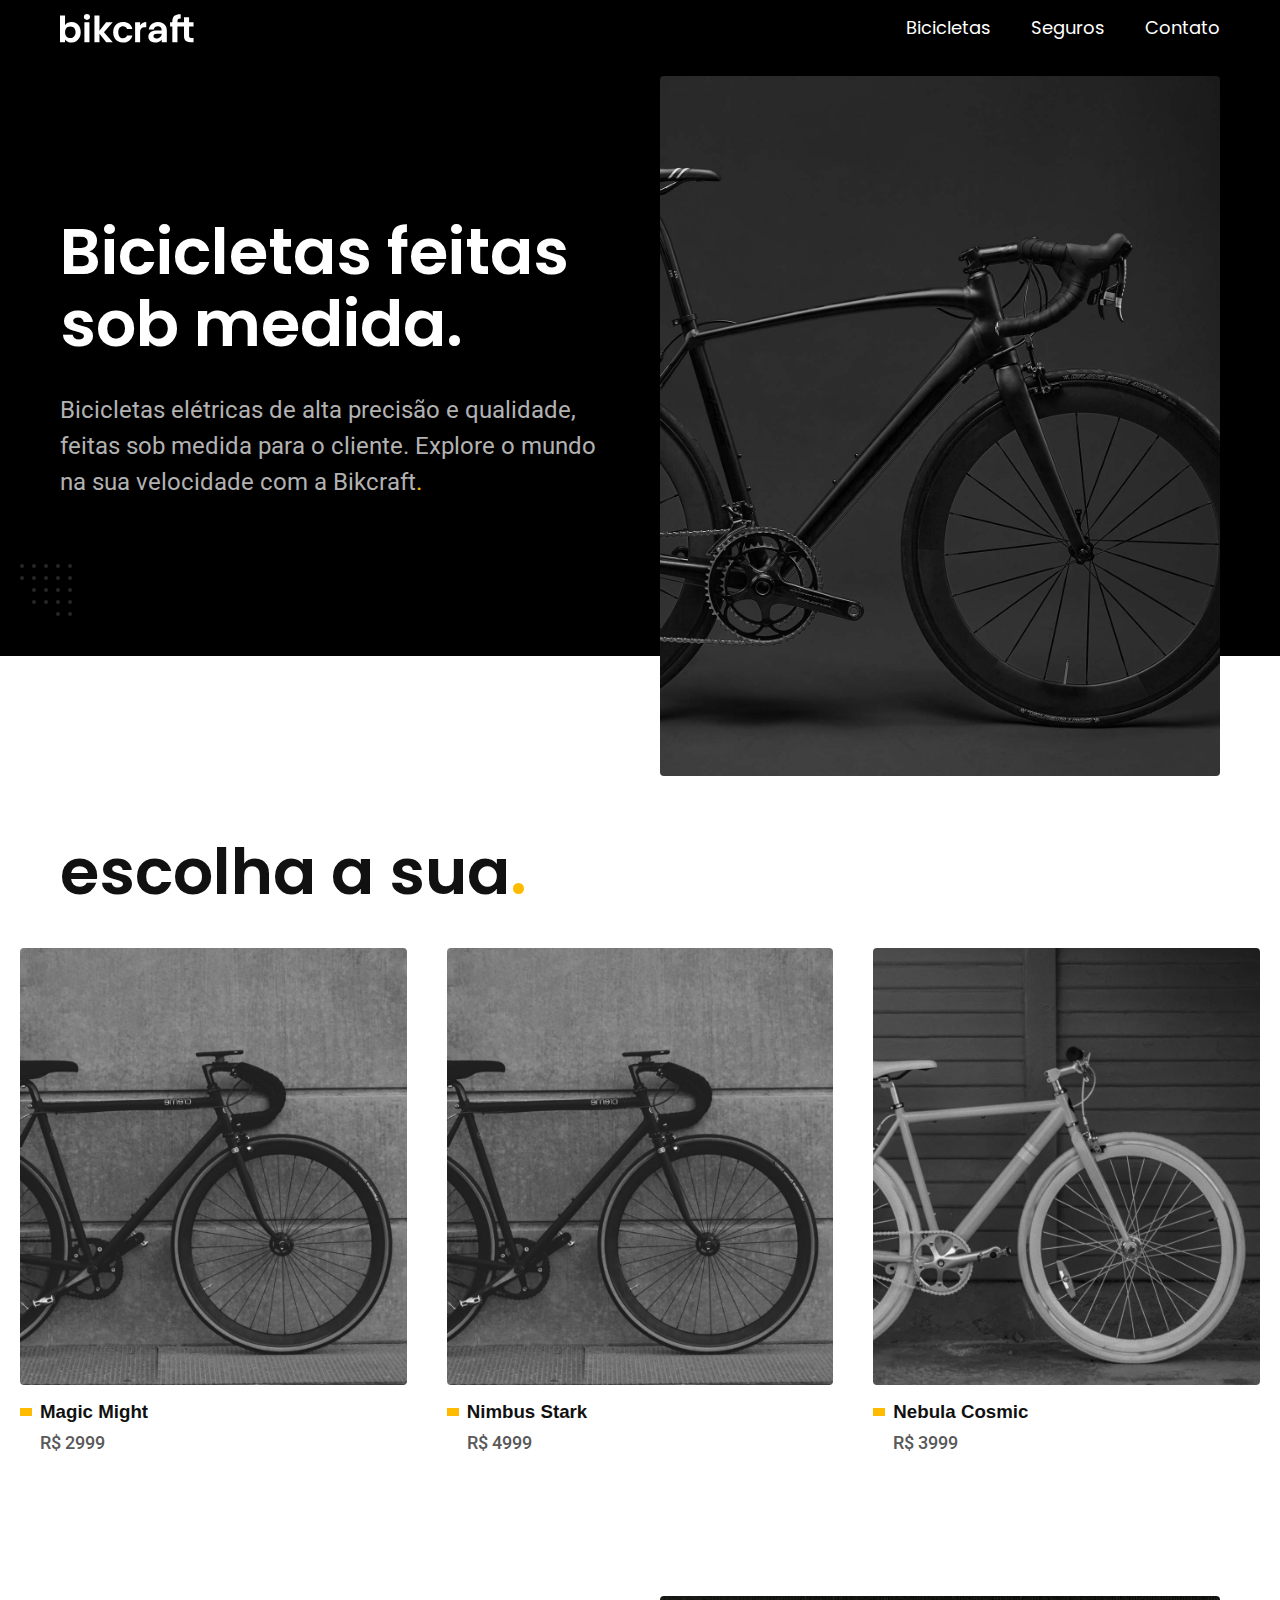
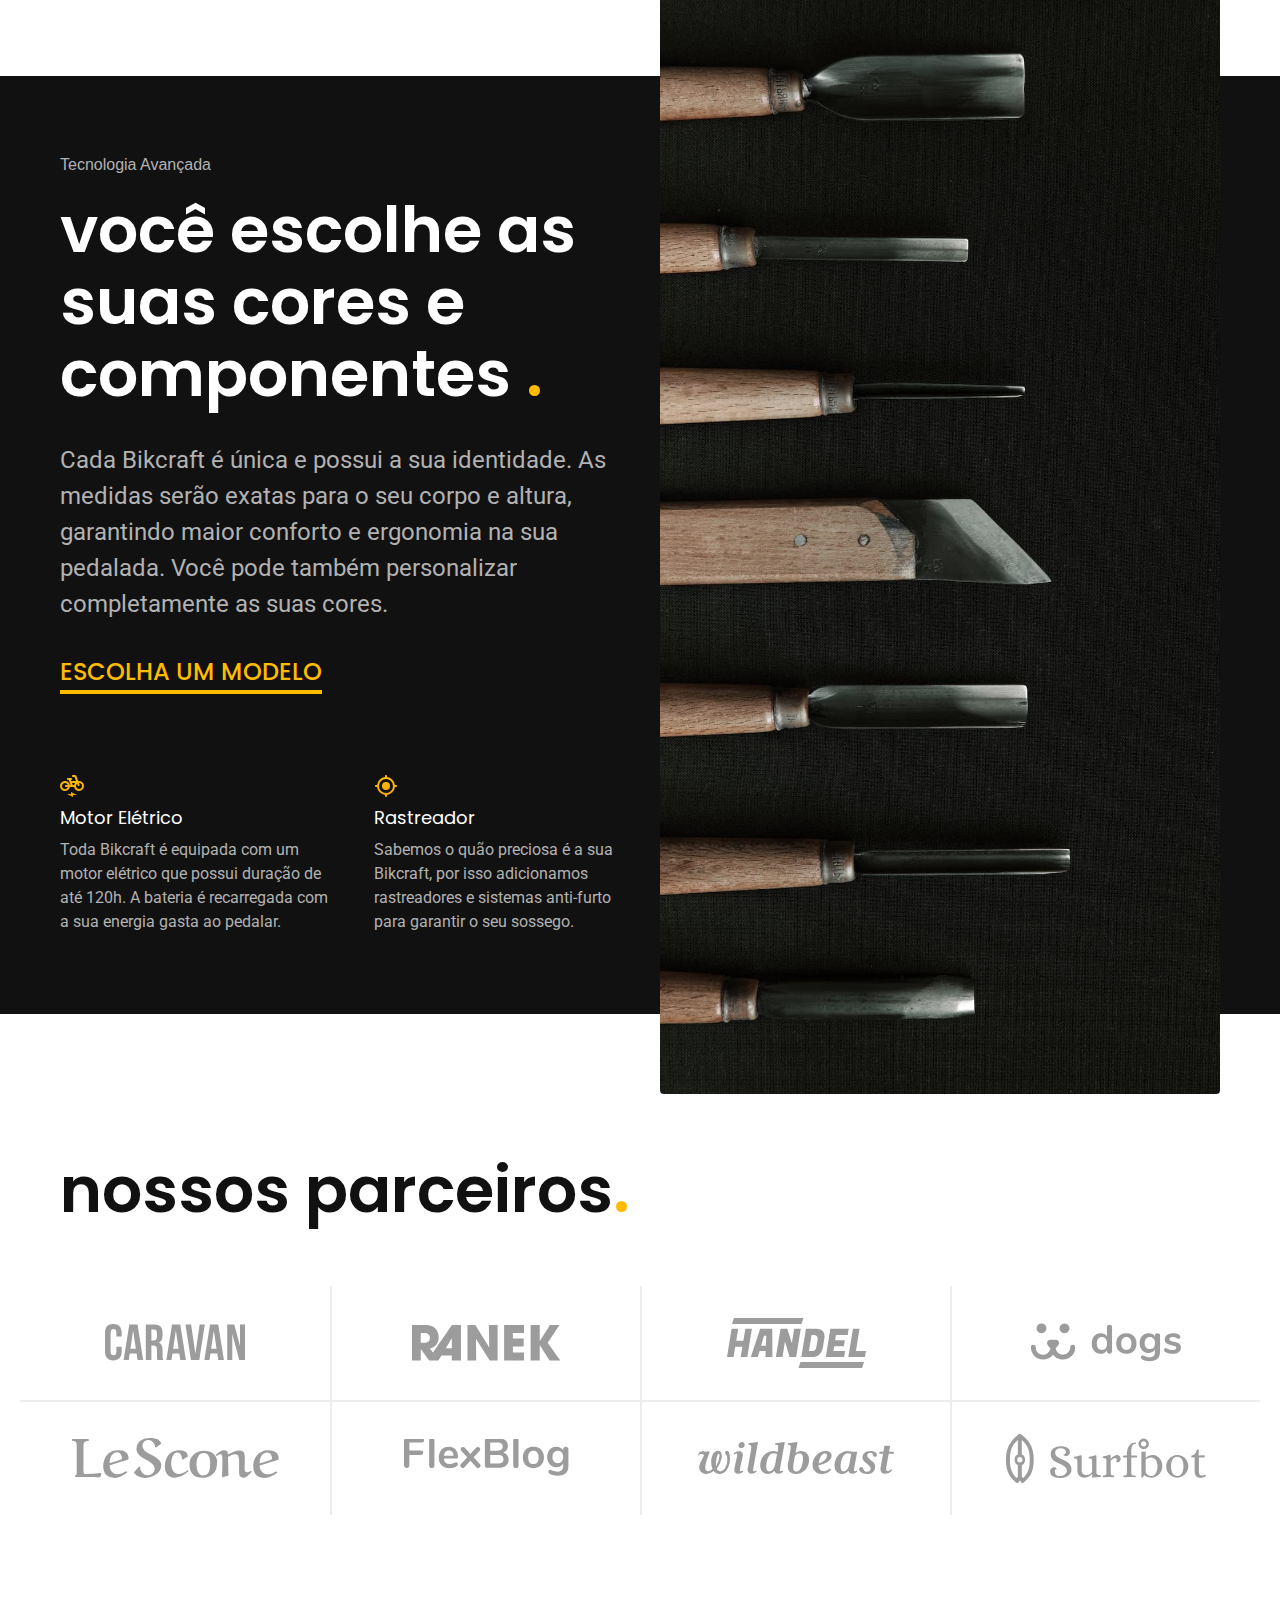
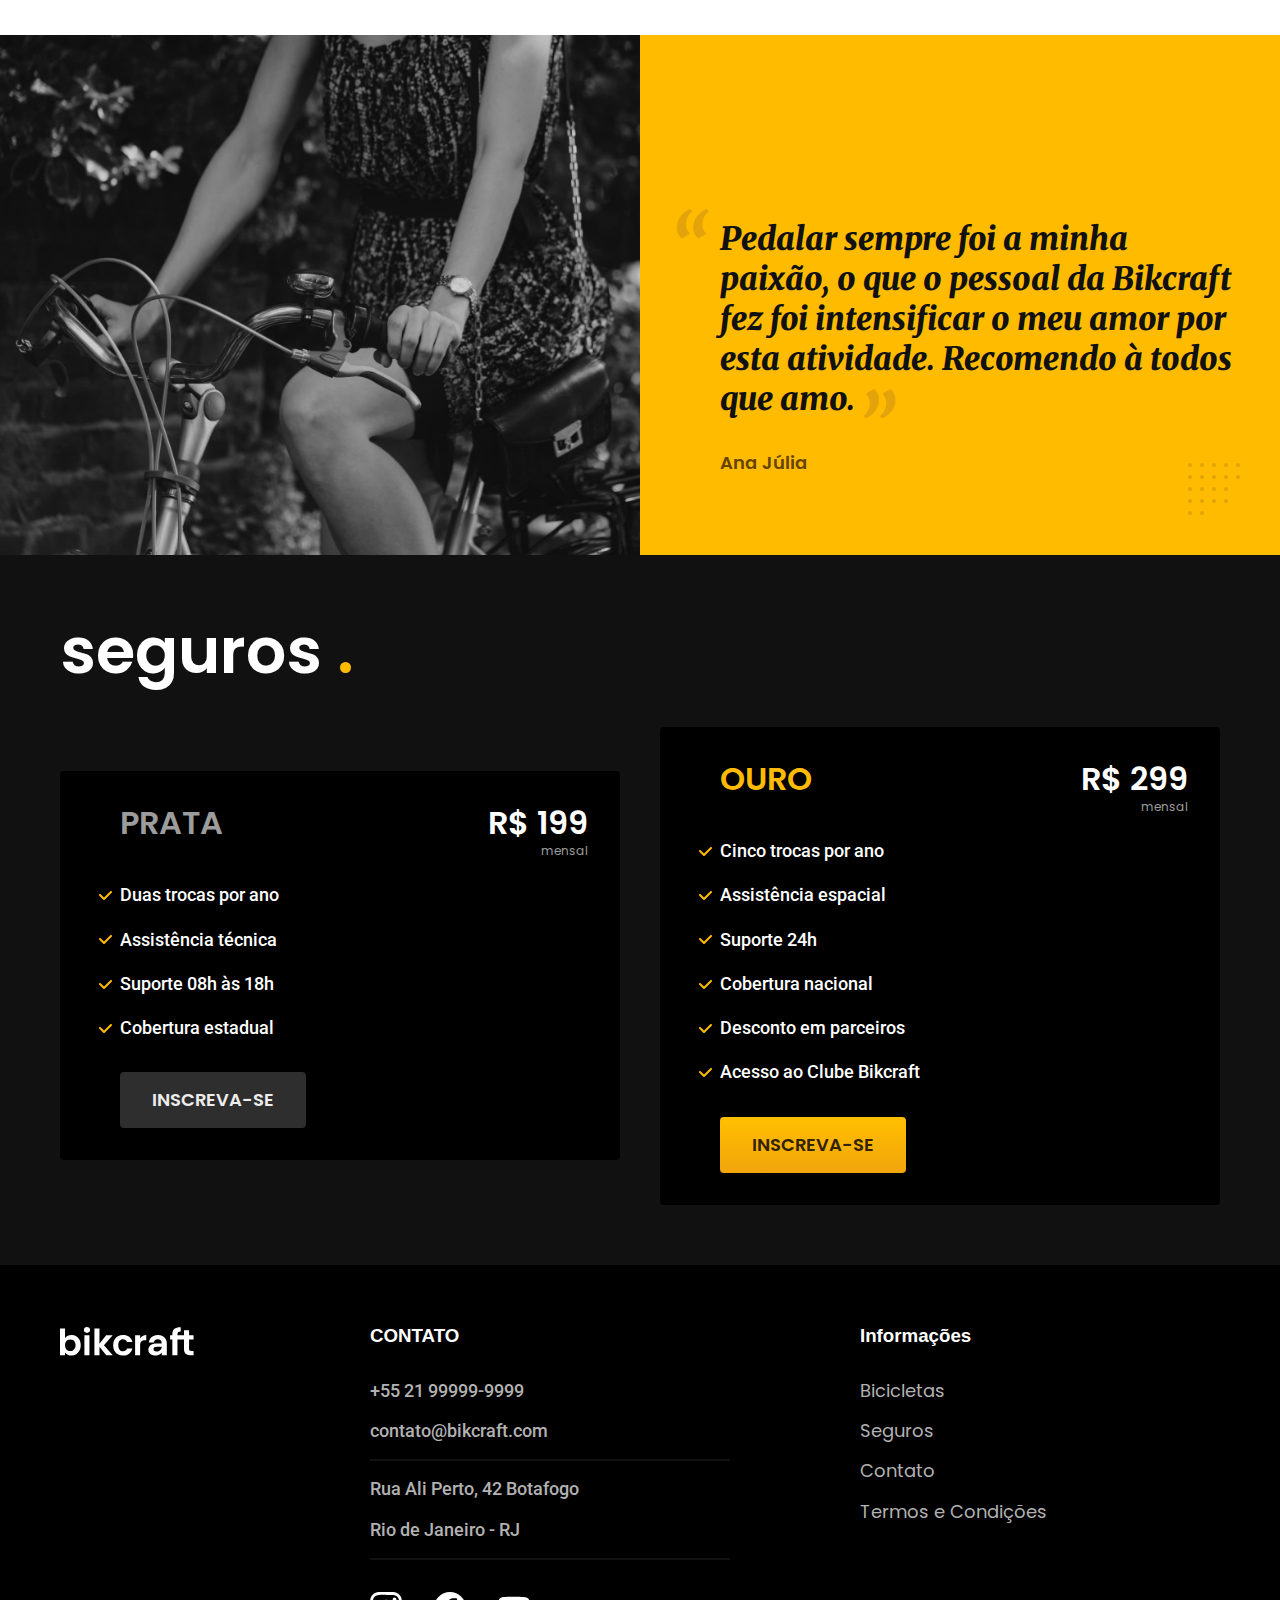
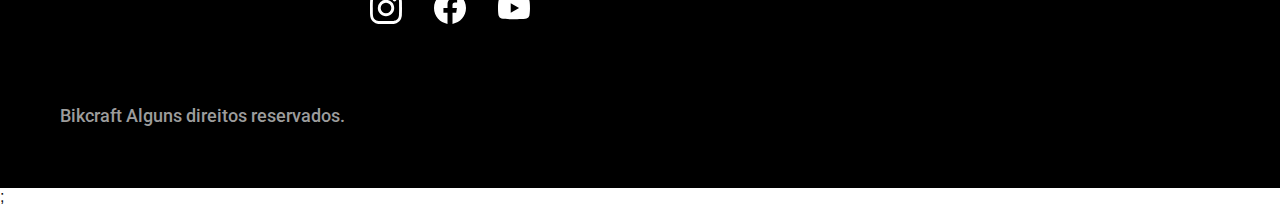
<file: index.html>
<!DOCTYPE html>
<html lang="pt-br">
  <head>
    <meta charset="UTF-8" />
    <meta http-equiv="X-UA-Compatible" content="IE=edge" />
    <meta name="viewport" content="width=device-width, initial-scale=1.0" />
    <title>Bikcraft - Bicicleta Elétricas</title>
    <meta
      name="description"
      content="Bicicletas elétricas de alta precisão e qualidade, 
     feitas sob medida para o cliente. Explore o mundo na sua velocidade com a Bikcraft."
    />

    <link rel="icon" href="./favicon.svg" type="image/svg+xml">
    <link rel="preload" href="./css/style.css" as="style">
    <link rel="stylesheet" href="./css/style.css" />
    
    <script>
      document.documentElement.classList.add('js');
    </script>
  </head>
  <body>
    <header class="header-bg">
      <div class="header container">
        <a href="./">
          <img src="./img/bikcraft.svg" alt="Bikcraft" />
        </a>

        <nav aria-label="primaria">
          <ul class="header-menu font-1-m cor-0">
            <li><a href="./bicicletas.html">Bicicletas</a></li>
            <li><a href="./seguros.html">Seguros</a></li>
            <li><a href="./contato.html">Contato</a></li>
          </ul>
        </nav>
      </div>
    </header>

    <main class="introducao-bg" >
      <div class="introducao container">
        <div class="introducao-conteudo">
          <h1 class="font-1-xxl cor-0 fadeInDown" data-anime="200">Bicicletas feitas sob medida.</h1>
          <p class="font-2-l cor-5 fadeInDown" data-anime="400">
            Bicicletas elétricas de alta precisão e qualidade, feitas sob medida
            para o cliente. Explore o mundo na sua velocidade com a
            Bikcraft<span class="cor-p1">.</span>
          </p>
          <a class="botao " data-anime="600 fadeInDown" href="./bicicletas.html">Escolha a sua</a>
        </div>
        <picture data-anime="800" class="fadeInDown">
          <source media="(max-width:800px)" srcset="./img/bicicletas/nimbus.jpg">
          <img
            src="./img/fotos/introducao.jpg" width="1280" height="1600"
            alt="Bicicleta elétrica preta"
          />
        </picture>
      </div>
    </main>

    <article class="bicicletas-listas">
      <h2 class="font-1-xxl container">
        escolha a sua<span class="cor-p1">.</span>
      </h2>

      <ul>
        <li>
          <a href="./bicicletas/magic.html">
            <img src="./img/bicicletas/magic-home.jpg" alt="Bicicleta Preta" />
            <h3 class="font-1-x1">Magic Might</h3>
            <span class="font-2-m cor-8">R$ 2999</span>
          </a>
        </li>
        <li>
          <a href="./bicicletas/nimbus.html">
            <img src="./img/bicicletas/magic-home.jpg" alt="Bicicleta Preta" />
            <h3 class="font-1-x1">Nimbus Stark</h3>
            <span class="font-2-m cor-8">R$ 4999</span>
          </a>
        </li>
        <li>
          <a href="./bicicletas/nebula.html">
            <img src="./img/bicicletas/nebula-home.jpg" alt="Bicicleta Preta" />
            <h3 class="font-1-x1">Nebula Cosmic</h3>
            <span class="font-2-m cor-8">R$ 3999</span>
          </a>
        </li>
      </ul>
    </article>

    <article class="tecnologia-bg">
      <div class="tecnologia container">
        <div class="tecnologia-conteudo">
          <span class="font-2-1-b cor-5">Tecnologia Avançada</span>
          <h2 class="font-1-xxl cor-0">
            você escolhe as suas cores e componentes
            <span class="cor-p1">.</span>
          </h2>
          <p class="font-2-l cor-5">
            Cada Bikcraft é única e possui a sua identidade. As medidas serão
            exatas para o seu corpo e altura, garantindo maior conforto e
            ergonomia na sua pedalada. Você pode também personalizar
            completamente as suas cores.
          </p>
          <a class="link" href="./biciletas.html">Escolha um modelo</a>
          <div class="tecnologia-vantagens">
            <div>
              <img src="./img/icones/eletrica.svg" alt="eletrica icon" />
              <h3 class="font-1-m cor-0">Motor Elétrico</h3>
              <p class="font-2-s cor-5">
                Toda Bikcraft é equipada com um motor elétrico que possui
                duração de até 120h. A bateria é recarregada com a sua energia
                gasta ao pedalar.
              </p>
            </div>

            <div>
              <img src="./img/icones/rastreador.svg" alt="eletrica icon" />
              <h3 class="font-1-m cor-0">Rastreador</h3>
              <p class="font-2-s cor-5">
                Sabemos o quão preciosa é a sua Bikcraft, por isso adicionamos
                rastreadores e sistemas anti-furto para garantir o seu sossego.
              </p>
            </div>
          </div>
        </div>
        <div class="tecnologia-imagem">
          <img src="./img/fotos/tecnologia.jpg" alt="Ferramentas" />
        </div>
      </div>
    </article>

    <section class="parceiros" area-label="Nossos Parceiros">
      <h2 class="font-1-xxl container">
        nossos parceiros<span class="cor-p1">.</span>
      </h2>
      <ul>
        <li><img src="./img/parceiros/caravan.svg" alt="caravan" /></li>
        <li><img src="./img/parceiros/ranek.svg" alt="ranek" /></li>
        <li><img src="./img/parceiros/handel.svg" alt="handel" /></li>
        <li><img src="./img/parceiros/dogs.svg" alt="dogs" /></li>
        <li><img src="./img/parceiros/lescone.svg" alt="lescone" /></li>
        <li><img src="./img/parceiros/flexblog.svg" alt="flexblog" /></li>
        <li><img src="./img/parceiros/wildbeast.svg" alt="wildbeast" /></li>
        <li><img src="./img/parceiros/surfbot.svg" alt="surfbot" /></li>
      </ul>
    </section>

    <section class="depoimento" arieal-label="Depoimento">
      <div>
        <img src="./img/fotos/depoimento.jpg" alt="Pessoa Pedalando" />
      </div>
      <div class="depoimento-conteudo">
        <blockquote class="font-1-xl" cor-p5>
          <p>
            Pedalar sempre foi a minha paixão, o que o pessoal da Bikcraft fez
            foi intensificar o meu amor por esta atividade. Recomendo à todos
            que amo.
          </p>
        </blockquote>
        <span class="font-1-m-b cor-p4">Ana Júlia</span>
      </div>
    </section>

    
    <article class="seguros-bg">
      <div class="seguros container">
        <h2 class="font-1-xxl cor-0">
          seguros
          <span class="cor-p1">.</span>
        </h2>
        <div class="seguros-item">
          <h3 class="font-1-xl cor-6">PRATA</h3>
          <span class="font-1-xl cor-0">R$ 199 <span class="font-1-xs cor-6">mensal</span></span>
          <ul class="font-2-m cor-0">
            <li>Duas trocas por ano</li>
            <li>Assistência técnica</li>
            <li>Suporte 08h às 18h</li>
            <li>Cobertura estadual</li>
          </ul>
          <a  class="botao secundario" href="./orcamento.html">Inscreva-se</a>
        </div>
        <div class="seguros-item">
          <h3 class="font-1-xl cor-p1">OURO</h3>
          <span class="font-1-xl cor-0">R$ 299 <span class="font-1-xs cor-6">mensal</span></span>
          <ul class="font-2-m cor-0">
            <li>Cinco trocas por ano</li>
            <li>Assistência espacial</li>
            <li>Suporte 24h</li>
            <li>Cobertura nacional</li>
            <li>Desconto em parceiros</li>
            <li>Acesso ao Clube Bikcraft</li>
          </ul>
          <a  class="botao" href="./orcamento.html">Inscreva-se</a>
        </div>
      </div>

    </article>

    <footer class="footer-bg">
      <div class="footer container">
        <img src="./img/bikcraft.svg" alt="Bikcraft">
        <div class="footer-contato">
          <h3 class="font-2-1-b cor-0">CONTATO</h3>
          <ul class="font-2-m cor-5">
            <li><a href="tel:+5521999999999">+55 21 99999-9999</a></li>
            <li><a href="mailto:contato@bikcraft.com">contato@bikcraft.com</a></li>
            <li>Rua Ali Perto, 42 Botafogo</li>
            <li>Rio de Janeiro - RJ</li>
          </ul>
          <div class="footer-redes">
            <a href="./">
              <img src="./img/redes/instagram.svg" alt="Instagram">
            </a>

            <a href="./">
              <img src="./img/redes/facebook.svg" alt="Facebook">
            </a>

            <a href="./">
              <img src="./img/redes/youtube.svg" alt="Youtube">
            </a>

          </div>
        </div>
        <div class="foter-informacoes">
          <h3 class="font-2-1-b cor-0">Informações</h3>

          <nav>
            <ul class="font-1-m cor-5">
              <li><a href="./bicicletas.html">Bicicletas</a></li>
              <li><a href="./seguros.html">Seguros</a></li>
              <li><a href="./seguros.html">Contato</a></li>
              <li><a href="./termos.html">Termos e Condições</a></li>
            </ul>
          </nav>
        </div>
        <p class="footer-copy font-2-m cor-6">Bikcraft Alguns direitos reservados.</p>
        
      </div>
    </footer>

    <script src="./js/plugins/simple-anime.js"></script>;
     <script src="./js//script.js"></script>

  </body>
</html>
</file>
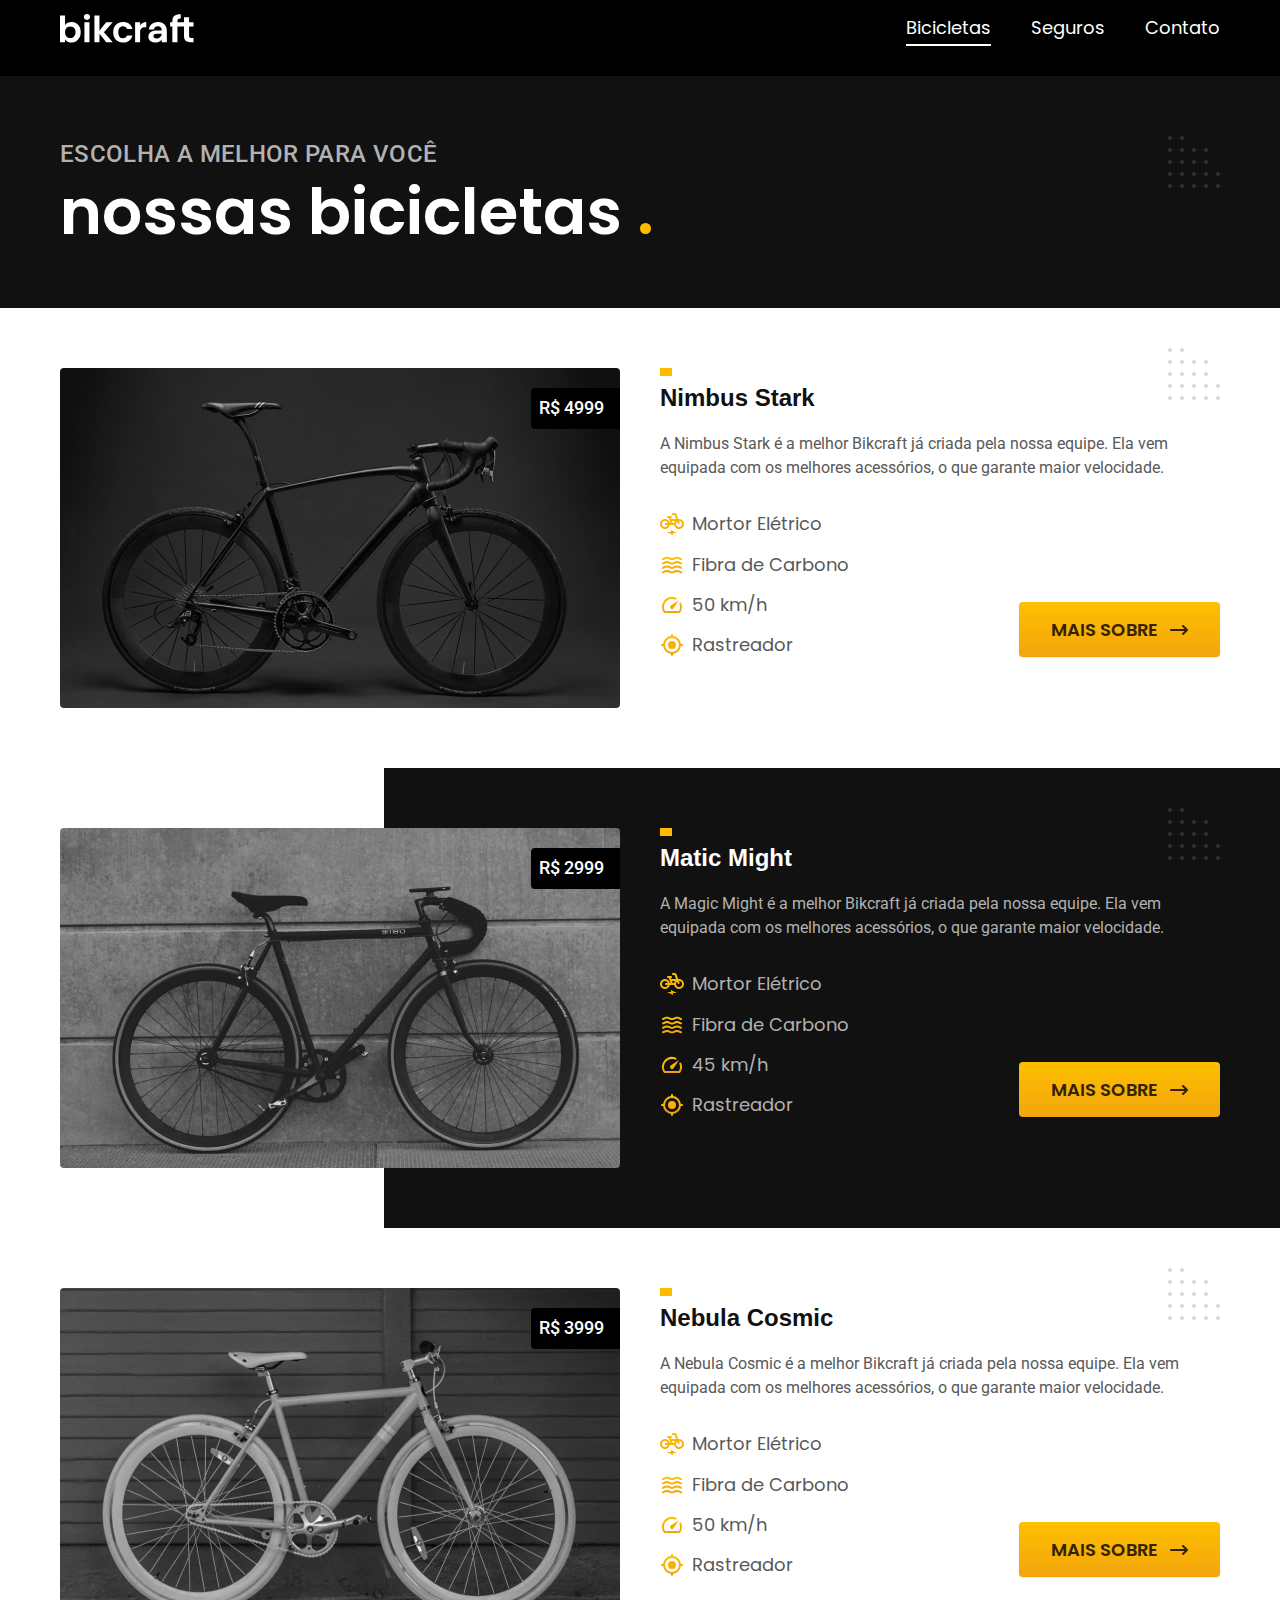
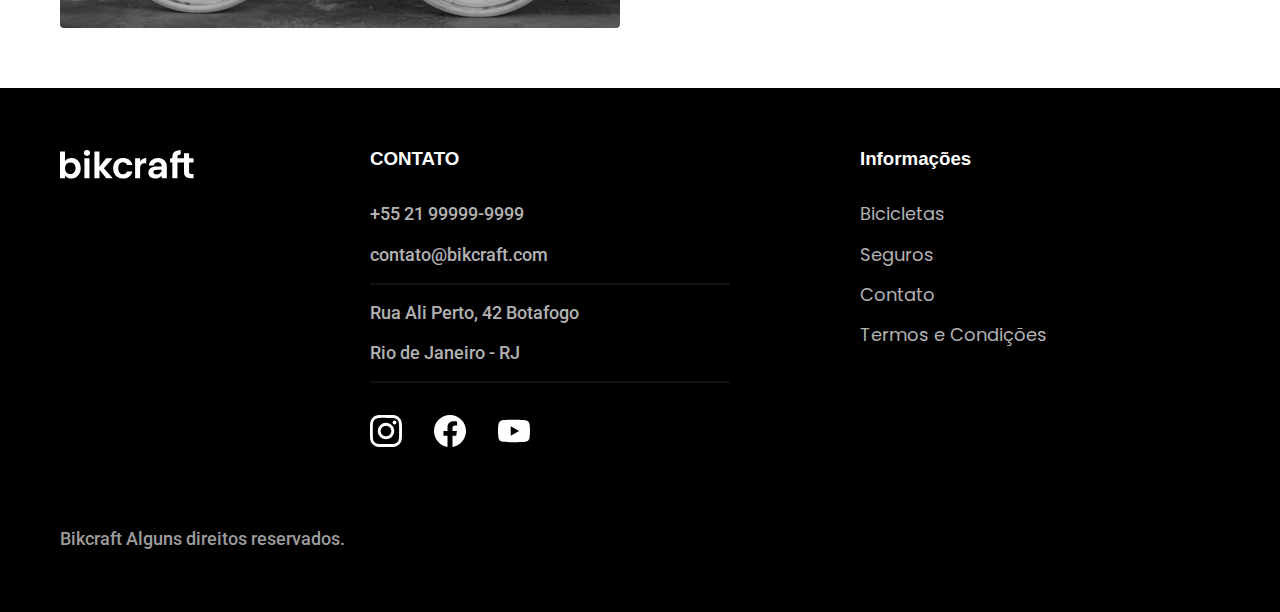
<file: bicicletas.html>
<!DOCTYPE html>
<html lang="pt-br">
  <head>
    <meta charset="UTF-8" />
    <meta http-equiv="X-UA-Compatible" content="IE=edge" />
    <meta name="viewport" content="width=device-width, initial-scale=1.0" />
    <title>Bicicletas | Bikcraft - Bicicleta</title>
    <meta name="description" content="Bicicletas Modelos" />

      <link rel="icon" href="./favicon.svg" type="image/svg+xml">
    <link rel="preload" href="./css/style.css" as="style">
    <link rel="stylesheet" href="./css/style.css" />
    <script>
      document.documentElement.classList.add('js');
    </script>
  </head>
  <body id="bicicletas">
    <header class="header-bg">
      <div class="header container">
        <a href="./">
          <img src="./img/bikcraft.svg" alt="Bikcraft" />
        </a>

        <nav aria-label="primaria">
          <ul class="header-menu font-1-m cor-0">
            <li><a href="./bicicletas.html">Bicicletas</a></li>
            <li><a href="./seguros.html">Seguros</a></li>
            <li><a href="./contatos.html">Contato</a></li>
          </ul>
        </nav>
      </div>
    </header>

    <main>
      <div class="titulo-bg">
        <div class="titulo container">
          <p class="font-2-l-b cor-5">Escolha a melhor para você</p>
          <h1 class="font-1-xxl cor-0">
            nossas bicicletas <span class="cor-p1">.</span>
          </h1>
        </div>
      </div>
      <div class="bicicletas container">
        <div class="bicicletas-imagem">
          <img src="./img/bicicletas/nimbus.jpg" alt="Bicicletas preta" />
          <span class="font-2-m cor-0">R$ 4999</span>
        </div>
        <div class="bicicletas-conteudo">
          <h2 class="font-1xl">Nimbus Stark</h2>
          <p class="font-2-s cor-8">
            A Nimbus Stark é a melhor Bikcraft já criada pela nossa equipe. Ela
            vem equipada com os melhores acessórios, o que garante maior
            velocidade.
          </p>
          <ul class="font-1-m cor-8">
            <li>
              <img src="./img/icones/eletrica.svg" alt="" />
              Mortor Elétrico
            </li>
            <li>
              <img src="./img/icones/carbono.svg" alt="" />
              Fibra de Carbono
            </li>
            <li>
              <img src="./img/icones/velocidade.svg" alt="" />
              50 km/h
            </li>
            <li>
              <img src="./img/icones/rastreador.svg" alt="" />
              Rastreador
            </li>
          </ul>
          <a class="botao seta" href="./bicicletas/nebula.html">Mais Sobre</a>
        </div>
      </div>

      <div class="bicicletas-bg">
        <div class="bicicletas container">
          <div class="bicicletas-imagem">
            <img src="./img/bicicletas/magic.jpg" alt="Bicicletas preta" />
            <span class="font-2-m cor-0">R$ 2999</span>
          </div>
          <div class="bicicletas-conteudo">
            <h2 class="font-1xl cor-0">Matic Might</h2>
            <p class="font-2-s cor-5">
              A Magic Might é a melhor Bikcraft já criada pela nossa equipe. Ela
              vem equipada com os melhores acessórios, o que garante maior
              velocidade.
            </p>
            <ul class="font-1-m cor-5">
              <li>
                <img src="./img/icones/eletrica.svg" alt="" />
                Mortor Elétrico
              </li>
              <li>
                <img src="./img/icones/carbono.svg" alt="" />
                Fibra de Carbono
              </li>
              <li>
                <img src="./img/icones/velocidade.svg" alt="" />
                45 km/h
              </li>
              <li>
                <img src="./img/icones/rastreador.svg" alt="" />
                Rastreador
              </li>
            </ul>
            <a class="botao seta" href="./bicicletas/magic.html">Mais Sobre</a>
          </div>
        </div>
      </div>

      <div class="bicicletas container">
        <div class="bicicletas-imagem">
          <img src="./img/bicicletas/nebula.jpg" alt="Bicicletas preta" />
          <span class="font-2-m cor-0">R$ 3999</span>
        </div>
        <div class="bicicletas-conteudo">
          <h2 class="font-1xl">Nebula Cosmic</h2>
          <p class="font-2-s cor-8">
            A Nebula Cosmic é a melhor Bikcraft já criada pela nossa equipe. Ela
            vem equipada com os melhores acessórios, o que garante maior
            velocidade.
          </p>
          <ul class="font-1-m cor-8">
            <li>
              <img src="./img/icones/eletrica.svg" alt="" />
              Mortor Elétrico
            </li>
            <li>
              <img src="./img/icones/carbono.svg" alt="" />
              Fibra de Carbono
            </li>
            <li>
              <img src="./img/icones/velocidade.svg" alt="" />
              50 km/h
            </li>
            <li>
              <img src="./img/icones/rastreador.svg" alt="" />
              Rastreador
            </li>
          </ul>
          <a class="botao seta" href="./bicicletas/nebula.html">Mais Sobre</a>
        </div>
      </div>
    </main>

    <footer class="footer-bg">
      <div class="footer container">
        <img src="./img/bikcraft.svg" alt="Bikcraft" />
        <div class="footer-contato">
          <h3 class="font-2-1-b cor-0">CONTATO</h3>
          <ul class="font-2-m cor-5">
            <li><a href="tel:+5521999999999">+55 21 99999-9999</a></li>
            <li>
              <a href="mailto:contato@bikcraft.com">contato@bikcraft.com</a>
            </li>
            <li>Rua Ali Perto, 42 Botafogo</li>
            <li>Rio de Janeiro - RJ</li>
          </ul>
          <div class="footer-redes">
            <a href="./">
              <img src="./img/redes/instagram.svg" alt="Instagram" />
            </a>

            <a href="./">
              <img src="./img/redes/facebook.svg" alt="Facebook" />
            </a>

            <a href="./">
              <img src="./img/redes/youtube.svg" alt="Youtube" />
            </a>
          </div>
        </div>
        <div class="foter-informacoes">
          <h3 class="font-2-1-b cor-0">Informações</h3>

          <nav>
            <ul class="font-1-m cor-5">
              <li><a href="./bicicletas.html">Bicicletas</a></li>
              <li><a href="./seguros.html">Seguros</a></li>
              <li><a href="./seguros.html">Contato</a></li>
              <li><a href="./termo.html">Termos e Condições</a></li>
            </ul>
          </nav>
        </div>
        <p class="footer-copy font-2-m cor-6">
          Bikcraft Alguns direitos reservados.
        </p>
      </div>
    </footer>
     <script src="./js//script.js"></script>
  </body>
</html>
</file>
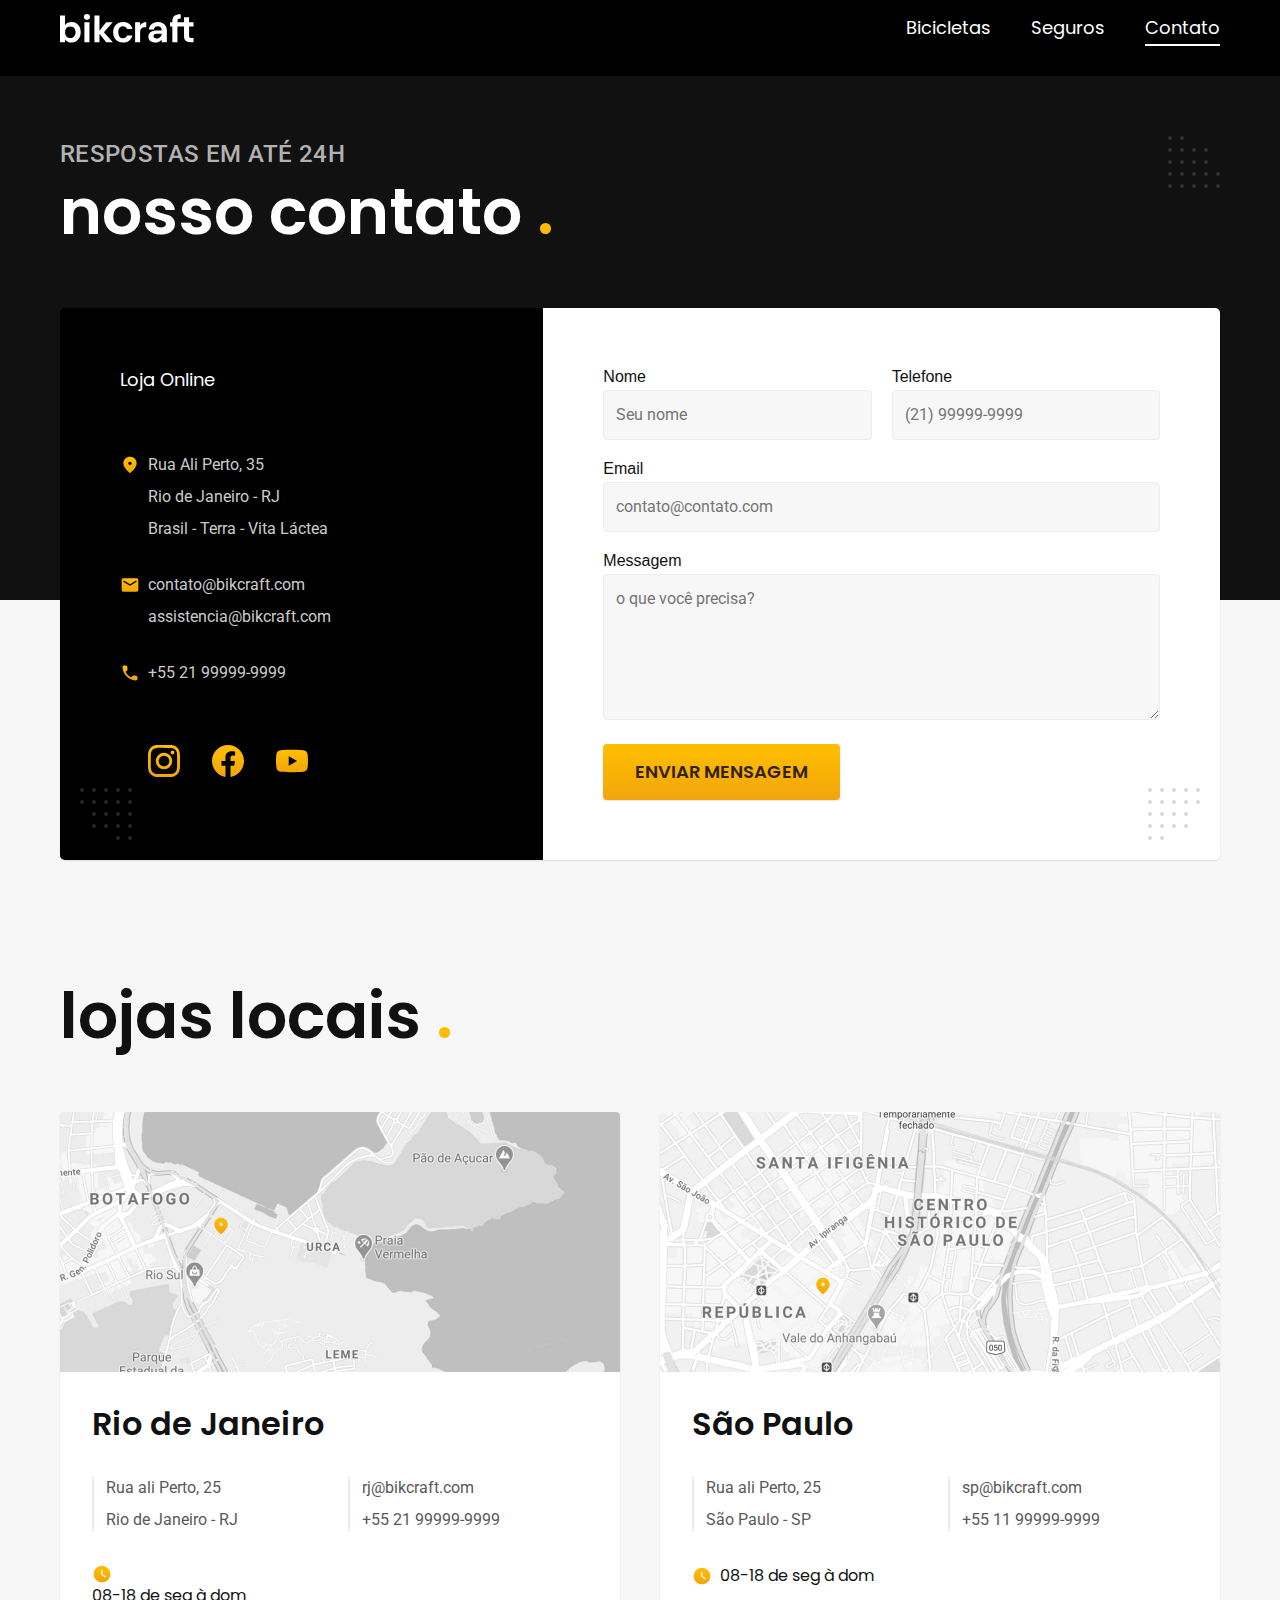
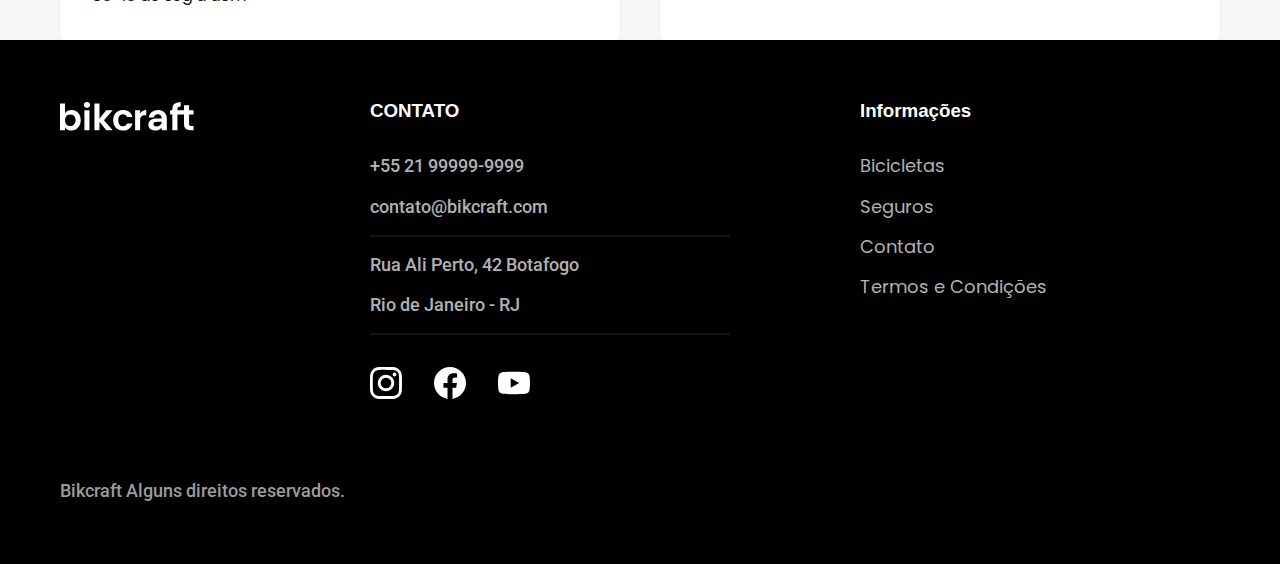
<file: contatos.html>
<!DOCTYPE html>
<html lang="pt-br">
  <head>
    <meta charset="UTF-8" />
    <meta http-equiv="X-UA-Compatible" content="IE=edge" />
    <meta name="viewport" content="width=device-width, initial-scale=1.0" />
    <title>Contatos | Bikcraft - Bicicleta</title>
    <meta name="description" content="Contatos" />

      <link rel="icon" href="./favicon.svg" type="image/svg+xml">
    <link rel="preload" href="./css/style.css" as="style">
    <link rel="stylesheet" href="./css/style.css" />
    <script>
      document.documentElement.classList.add('js');
    </script>
  </head>
  <body id="contato">
    <header class="header-bg">
      <div class="header container">
        <a href="./">
          <img src="./img/bikcraft.svg" alt="Bikcraft" />
        </a>

        <nav aria-label="primaria">
          <ul class="header-menu font-1-m cor-0">
            <li><a href="./bicicletas.html">Bicicletas</a></li>
            <li><a href="./seguros.html">Seguros</a></li>
            <li><a href="./contatos.html">Contato</a></li>
          </ul>
        </nav>
      </div>
    </header>

    <main>
      <div class="titulo-bg">
        <div class="titulo container">
          <p class="font-2-l-b cor-5">Respostas em até 24h</p>
          <h1 class="font-1-xxl cor-0">
            nosso contato <span class="cor-p1">.</span>
          </h1>
        </div>
      </div>

      <div class="contato container">
        <section class="contato-dados" aria-label="Endereço">
          <h2 class="font-1-m cor-0">Loja Online</h2>
          <div class="contato-endereco font-2-s cor-4">
            <p>Rua Ali Perto, 35</p>
            <p>Rio de Janeiro - RJ</p>
            <p>Brasil - Terra - Vita Láctea</p>
          </div>
          <address class="contato-meios font-2-s cor-4">
            <a href="mailto:contato@bikcraft.com">contato@bikcraft.com</a>
            <a href="mailto:assistencia@bikcraft.com"
              >assistencia@bikcraft.com</a
            >
            <a href="tel:+5521999999999">+55 21 99999-9999</a>
          </address>
          <div class="contato-redes">
            <a href="./">
              <img src="./img/redes/instagram-p.svg" alt="Instagram" />
            </a>

            <a href="./">
              <img src="./img/redes/facebook-p.svg" alt="Facebook" />
            </a>

            <a href="./">
              <img src="./img/redes/youtube-p.svg" alt="Youtube" />
            </a>
          </div>
        </section>
        <section class="contato-formulario" aria-label="Formulário">
          <form class="form" action="./">
            <div>
              <label for="nome">Nome</label>
              <input id="nome" type="text" name="nome" placeholder="Seu nome" />
            </div>
            <div>
              <label for="telefone">Telefone</label>
              <input
                id="telefone"
                type="text"
                name="telefone"
                placeholder="(21) 99999-9999"
              />
            </div>
            <div class="col-2">
              <label for="email">Email</label>
              <input
                id="email"
                type="email"
                name="email"
                placeholder="contato@contato.com"
              />
            </div>
            <div class="col-2">
              <label for="mensagem">Messagem</label>
              <textarea
                name="mensagem"
                id="mensagem"
                rows="5"
                placeholder="o que você precisa?"
              ></textarea>
            </div>
            <button class="botao col-2">Enviar Mensagem</button>
          </form>
        </section>
      </div>
    </main>

    <article class="lojas container">
      <h2 class="font-1-xxl">lojas locais <span class="cor-p1">.</span></h2>
      <div class="lojas-item">
        <img
          src="./img/lojas/rj.jpg"
          alt="mapa marcado o endereço em Rua Ali Perto, 25 - Rio de Janeiro - RJ"
        />
        <div class="lojas-conteudo">
          <h3 class="font-1-xl">Rio de Janeiro</h3>
          <div class="lojas-dados font-2-s cor-8">
            <p>Rua ali Perto, 25</p>
            <p>Rio de Janeiro - RJ</p>
          </div>
          <div class="lojas-dados font-2-s cor-8">
            <a href="mailto:rj@bikcraft.com">rj@bikcraft.com</a>
            <a href="tel:+5521999999999">+55 21 99999-9999</a>
          </div>
          <p class="font-lojas-tempo font-1-s"><img src="./img/icones/horario.svg" alt="" />08-18 de seg à dom</p>
        </div>
      </div>

      <div class="lojas-item">
        <img
          src="./img/lojas/sp.jpg"
          alt="mapa marcado o endereço em Rua Ali Perto, 25 - São Paulo- SP"
        />
        <div class="lojas-conteudo">
          <h3 class="font-1-xl">São Paulo</h3>
          <div class="lojas-dados font-2-s cor-8">
            <p>Rua ali Perto, 25</p>
            <p>São Paulo - SP</p>
          </div>
          <div class="lojas-dados font-2-s cor-8">
            <a href="mailto:sp@bikcraft.com">sp@bikcraft.com</a>
            <a href="tel:+5511999999999">+55 11 99999-9999</a>
          </div>
          <p class="lojas-tempo font-1-s"><img src="./img/icones/horario.svg" alt="" />08-18 de seg à dom</p>
        </div>
      </div>
    </article>

    <footer class="footer-bg">
      <div class="footer container">
        <img src="./img/bikcraft.svg" alt="Bikcraft" />
        <div class="footer-contato">
          <h3 class="font-2-1-b cor-0">CONTATO</h3>
          <ul class="font-2-m cor-5">
            <li><a href="tel:+5521999999999">+55 21 99999-9999</a></li>
            <li>
              <a href="mailto:contato@bikcraft.com">contato@bikcraft.com</a>
            </li>
            <li>Rua Ali Perto, 42 Botafogo</li>
            <li>Rio de Janeiro - RJ</li>
          </ul>
          <div class="footer-redes">
            <a href="./">
              <img src="./img/redes/instagram.svg" alt="Instagram" />
            </a>

            <a href="./">
              <img src="./img/redes/facebook.svg" alt="Facebook" />
            </a>

            <a href="./">
              <img src="./img/redes/youtube.svg" alt="Youtube" />
            </a>
          </div>
        </div>
        <div class="foter-informacoes">
          <h3 class="font-2-1-b cor-0">Informações</h3>

          <nav>
            <ul class="font-1-m cor-5">
              <li><a href="./bicicletas.html">Bicicletas</a></li>
              <li><a href="./seguros.html">Seguros</a></li>
              <li><a href="./seguros.html">Contato</a></li>
              <li><a href="./termo.html">Termos e Condições</a></li>
            </ul>
          </nav>
        </div>
        <p class="footer-copy font-2-m cor-6">
          Bikcraft Alguns direitos reservados.
        </p>
      </div>
    </footer>
     <script src="./js//script.js"></script>
  </body>
</html>
</file>
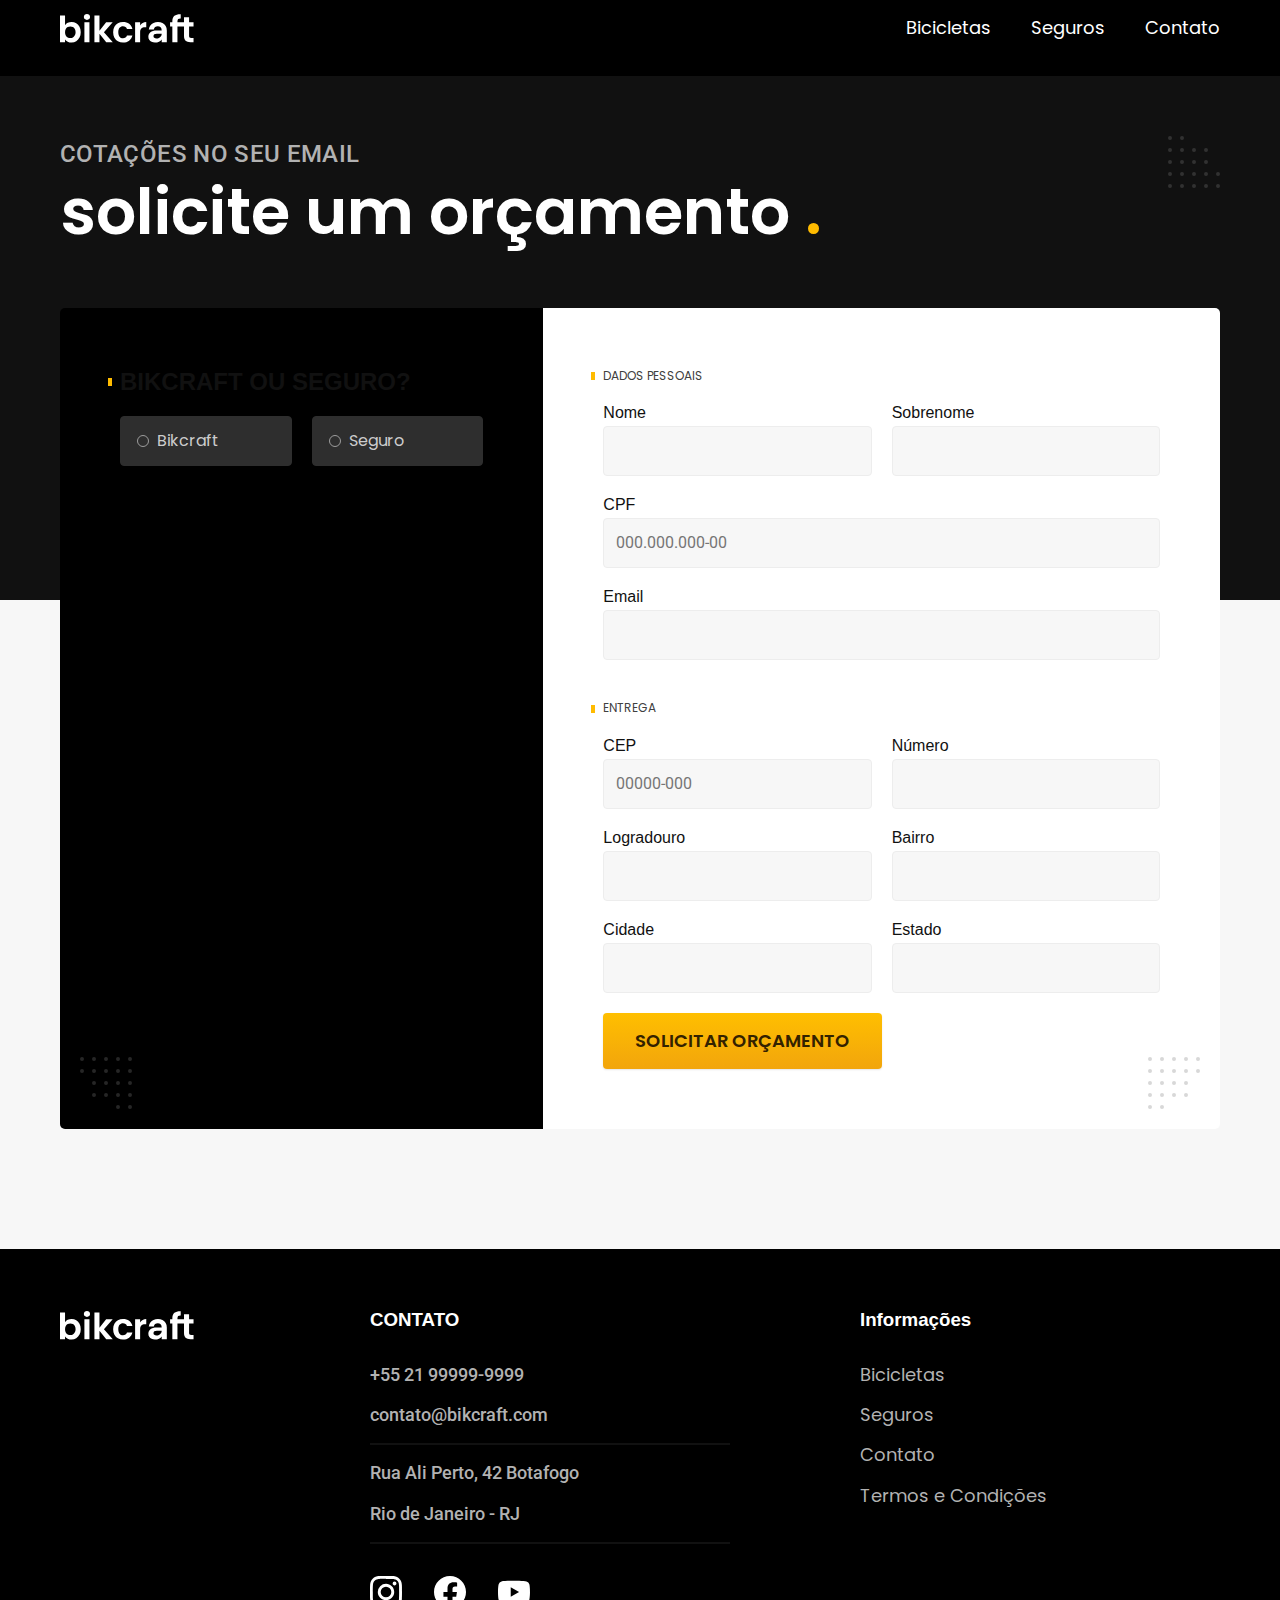
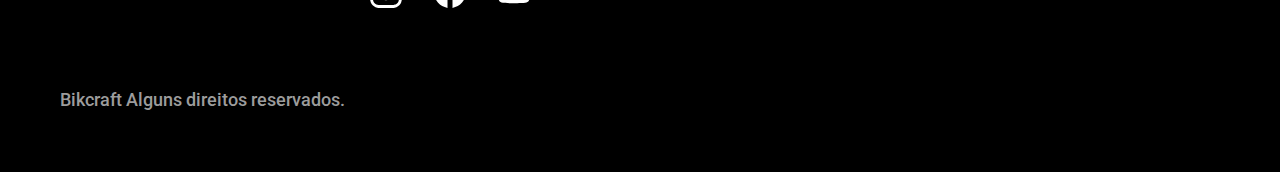
<file: orcamento.html>
<!DOCTYPE html>
<html lang="pt-br">
  <head>
    <meta charset="UTF-8" />
    <meta http-equiv="X-UA-Compatible" content="IE=edge" />
    <meta name="viewport" content="width=device-width, initial-scale=1.0" />
    <title>Orçamento | Bikcraft - Bicicleta</title>
    <meta name="description" content="Orçamento" />

      <link rel="icon" href="./favicon.svg" type="image/svg+xml">
    <link rel="preload" href="./css/style.css" as="style">
    <link rel="stylesheet" href="./css/style.css" />
    <script>
      document.documentElement.classList.add('js');
    </script>
  </head>
  <body id="orcamento">
    <header class="header-bg">
      <div class="header container">
        <a href="./">
          <img src="./img/bikcraft.svg" alt="Bikcraft" />
        </a>

        <nav aria-label="primaria">
          <ul class="header-menu font-1-m cor-0">
            <li><a href="./bicicletas.html">Bicicletas</a></li>
            <li><a href="./seguros.html">Seguros</a></li>
            <li><a href="./contatos.html">Contato</a></li>
          </ul>
        </nav>
      </div>
    </header>

    <main>
      <div class="titulo-bg">
        <div class="titulo container">
          <p class="font-2-l-b cor-5">Cotações no seu email</p>
          <h1 class="font-1-xxl cor-0">
           solicite um orçamento <span class="cor-p1">.</span>
          </h1>
        </div>
      </div>

      <form class="orcamento container" action="./">
        <div class="orcamento-produto">
          <h2>Bikcraft ou Seguro?</h2>

          <input type="radio" name="tipo" value="bikcraft" id="bikcraft">
          <label for="bikcraft">Bikcraft</label>

          <input type="radio" name="tipo" value="seguro" id="seguro">
          <label for="seguro">Seguro</label>

          <div class="orcamento-conteudo" id="orcamento-bikcraft">
            <h2 class="font-1-xs cor-5">Escolha a sua </h2>

            <input type="radio" name="produto" value="nimbus" id="nimbus">
            <label for="nimbus">Nimbus Stark <span>R$ 4999</span></label>
            <div class="orcamento-detalhes">
              <ul class="font-1-xs cor-8">
                <li>
                  <img src="./img/icones/eletrica.svg" alt="">
                  Motor Elétrico
                  <li>
                    <img src="./img/icones/carbono.svg" alt="">
                    Fibra de Carbono
                  </li>
                  <li>
                    <img src="./img/icones/velocidade.svg" alt="">
                   50 km/h
                  </li>
                  <li>
                    <img src="./img/icones/rastreador.svg" alt="">
                    Rastreador
                  </li>
                </li>
              </ul>
              <img src="./img/bicicletas/nimbus.jpg" alt="Bicicleta preta">
            </div>

            <input type="radio" name="produto" value="magic" id="magic">
            <label for="magic">Magic Might <span>R$ 2999</span></label>
            <div class="orcamento-detalhes">
              <ul class="font-1-xs cor-8">
                <li>
                  <img src="./img/icones/eletrica.svg" alt="">
                  Motor Elétrico
                  <li>
                    <img src="./img/icones/carbono.svg" alt="">
                    Fibra de Carbono
                  </li>
                  <li>
                    <img src="./img/icones/velocidade.svg" alt="">
                   45 km/h
                  </li>
                  <li>
                    <img src="./img/icones/rastreador.svg" alt="">
                    Rastreador
                  </li>
                </li>
              </ul>
              <img src="./img/bicicletas/magic.jpg" alt="Bicicleta preta">
            </div>

            <input type="radio" name="produto" value="nebula" id="nebula">
            <label for="nebula">Nebula Cosmic <span>R$ 3999</span></label>
            <div class="orcamento-detalhes">
              <ul class="font-1-xs cor-8">
                <li>
                  <img src="./img/icones/eletrica.svg" alt="">
                  Motor Elétrico
                  <li>
                    <img src="./img/icones/carbono.svg" alt="">
                    Fibra de Carbono
                  </li>
                  <li>
                    <img src="./img/icones/velocidade.svg" alt="">
                   50 km/h
                  </li>
                  <li>
                    <img src="./img/icones/rastreador.svg" alt="">
                    Rastreador
                  </li>
                </li>
              </ul>
              <img src="./img/bicicletas/nebula.jpg" alt="Bicicleta preta">
            </div>
            
          </div>

          <div class="orcamento-conteudo" id="orcamento-seguro">
            <h2 class="font-1-xs cor-5">Escolha o plano</h2>


            <input type="radio" name="produto" value="prata" id="prata">
            <label for="prata">Prata <span>R$ 199</span></label>

            <input type="radio" name="produto" value="ouro" id="ouro">
            <label for="ouro">Ouro <span>R$ 299</span></label>
          
          </div>
        </div>

        <div class="orcamento-dados form">
          <h2 class="font-1-xs cor-9 col-2">dados pessoais</h2>
          <div>
            <label for="nome">Nome</label>
            <input id="nome" type="text" name="nome"  />
          </div>
          <div>
            <label for="sobrenome">Sobrenome</label>
            <input
              id="sobrenome"
              type="text"
              name="sobrenome"
           
            />
          </div>
          <div class="col-2" >
            <label for="cpf">CPF</label>
            <input
              id="cpf"
              type="text"
              name="cpf"
              placeholder="000.000.000-00"
            />
          </div>
          <div class="col-2" >
            <label for="email">Email</label>
            <input
              id="email"
              type="email"
              name="email"
              
            />
          </div>
          <h2 class="font-1-xs cor-9 col-2">entrega</h2>
          <div>
            <label for="cep">CEP</label>
            <input
              id="cep"
              type="text"
              name="cep"
              placeholder="00000-000"
            />
          </div>
          <div>
            <label for="numero">Número</label>
            <input
              id="numero"
              type="text"
              name="numero"
             
            />
          </div>
          <div>
            <label for="logradouro">Logradouro</label>
            <input
              id="logradouro"
              type="text"
              name="logradouro"
             
            />
          </div>
          <div>
            <label for="bairro">Bairro</label>
            <input
              id="bairro"
              type="text"
              name="bairro"
             
            />
          </div>
          <div>
            <label for="cidade">Cidade</label>
            <input
              id="cidade"
              type="text"
              name="cidade"
             
            />
          </div>
          <div>
            <label for="estado">Estado</label>
            <input
              id="estado"
              type="text"
              name="estado"
             
            />
          </div>
        
          <button class="botao col-2">Solicitar Orçamento</button>
        </div>
      </form>
    </main>

    <footer class="footer-bg">
      <div class="footer container">
        <img src="./img/bikcraft.svg" alt="Bikcraft" />
        <div class="footer-contato">
          <h3 class="font-2-1-b cor-0">CONTATO</h3>
          <ul class="font-2-m cor-5">
            <li><a href="tel:+5521999999999">+55 21 99999-9999</a></li>
            <li>
              <a href="mailto:contato@bikcraft.com">contato@bikcraft.com</a>
            </li>
            <li>Rua Ali Perto, 42 Botafogo</li>
            <li>Rio de Janeiro - RJ</li>
          </ul>
          <div class="footer-redes">
            <a href="./">
              <img src="./img/redes/instagram.svg" alt="Instagram" />
            </a>

            <a href="./">
              <img src="./img/redes/facebook.svg" alt="Facebook" />
            </a>

            <a href="./">
              <img src="./img/redes/youtube.svg" alt="Youtube" />
            </a>
          </div>
        </div>
        <div class="foter-informacoes">
          <h3 class="font-2-1-b cor-0">Informações</h3>

          <nav>
            <ul class="font-1-m cor-5">
              <li><a href="./bicicletas.html">Bicicletas</a></li>
              <li><a href="./seguros.html">Seguros</a></li>
              <li><a href="./seguros.html">Contato</a></li>
              <li><a href="./termo.html">Termos e Condições</a></li>
            </ul>
          </nav>
        </div>
        <p class="footer-copy font-2-m cor-6">
          Bikcraft Alguns direitos reservados.
        </p>
      </div>
    </footer>
     <script src="./js//script.js"></script>
  </body>
</html>
</file>
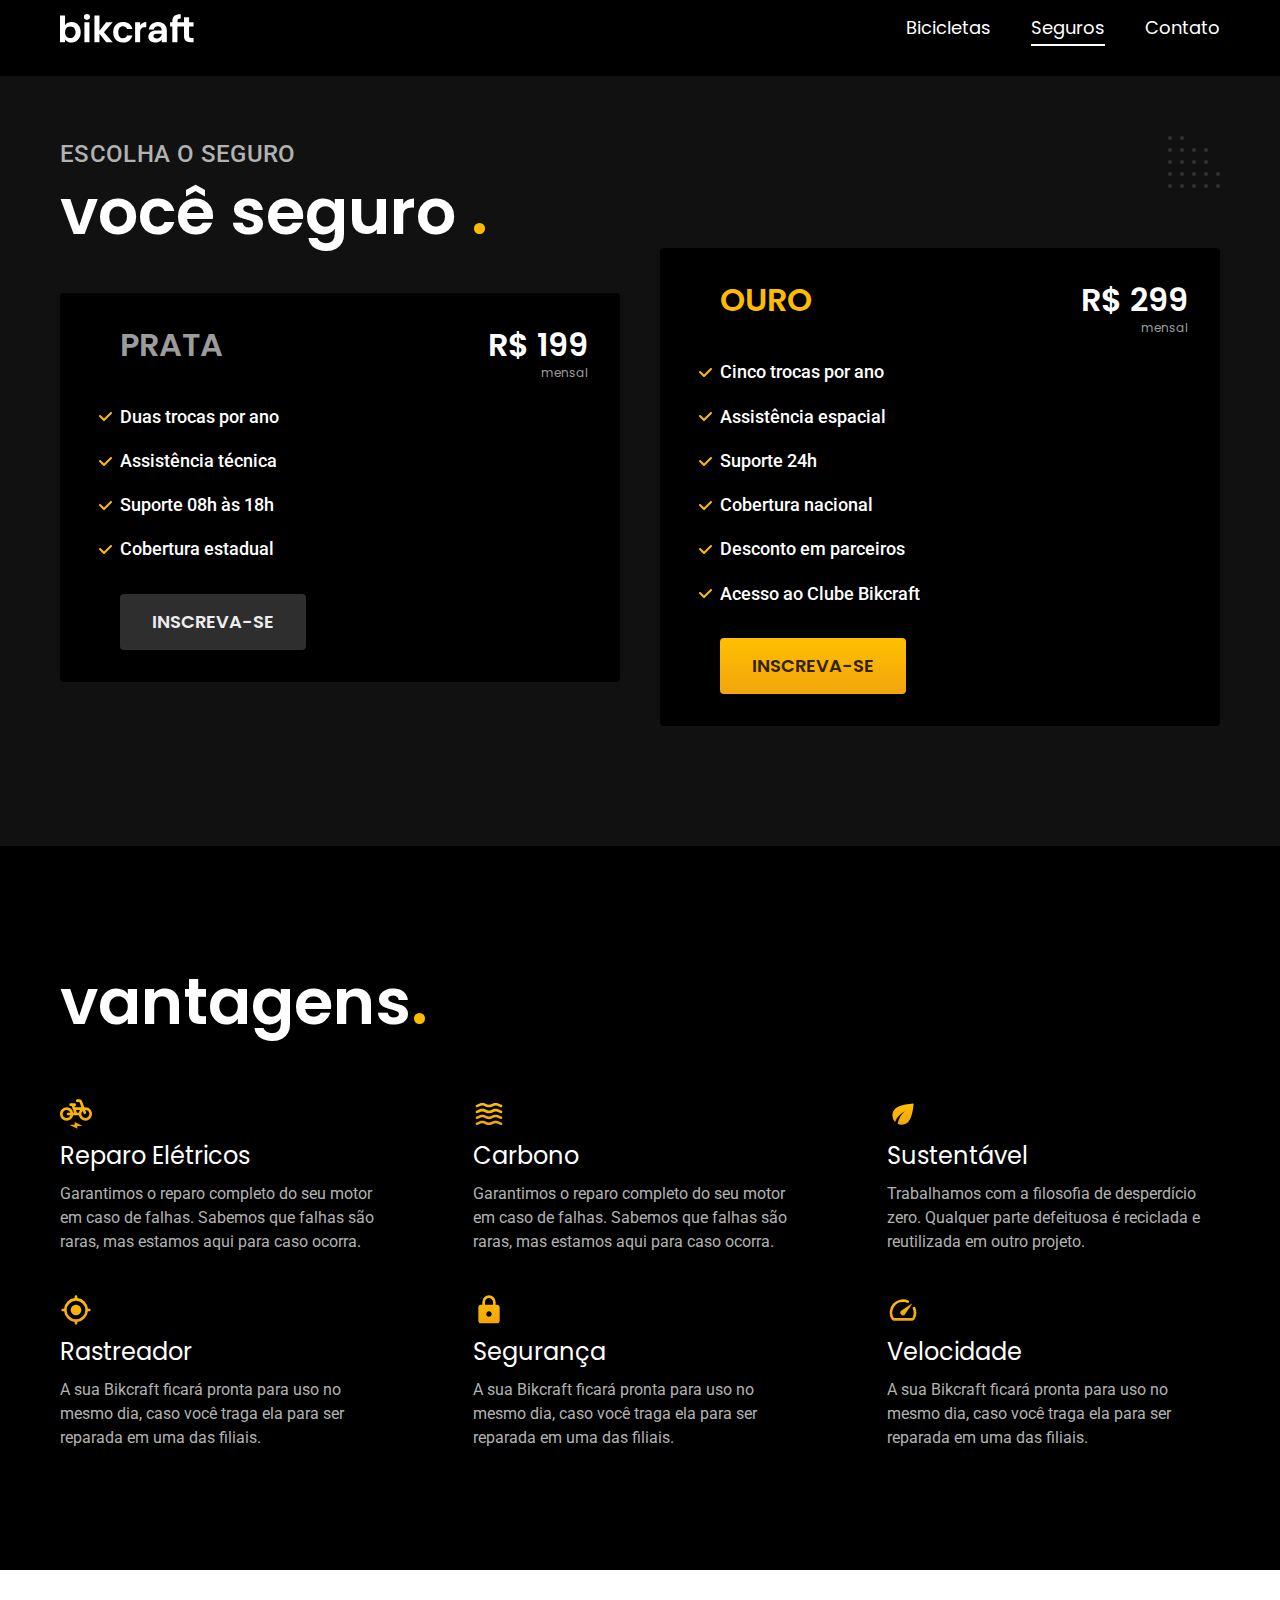
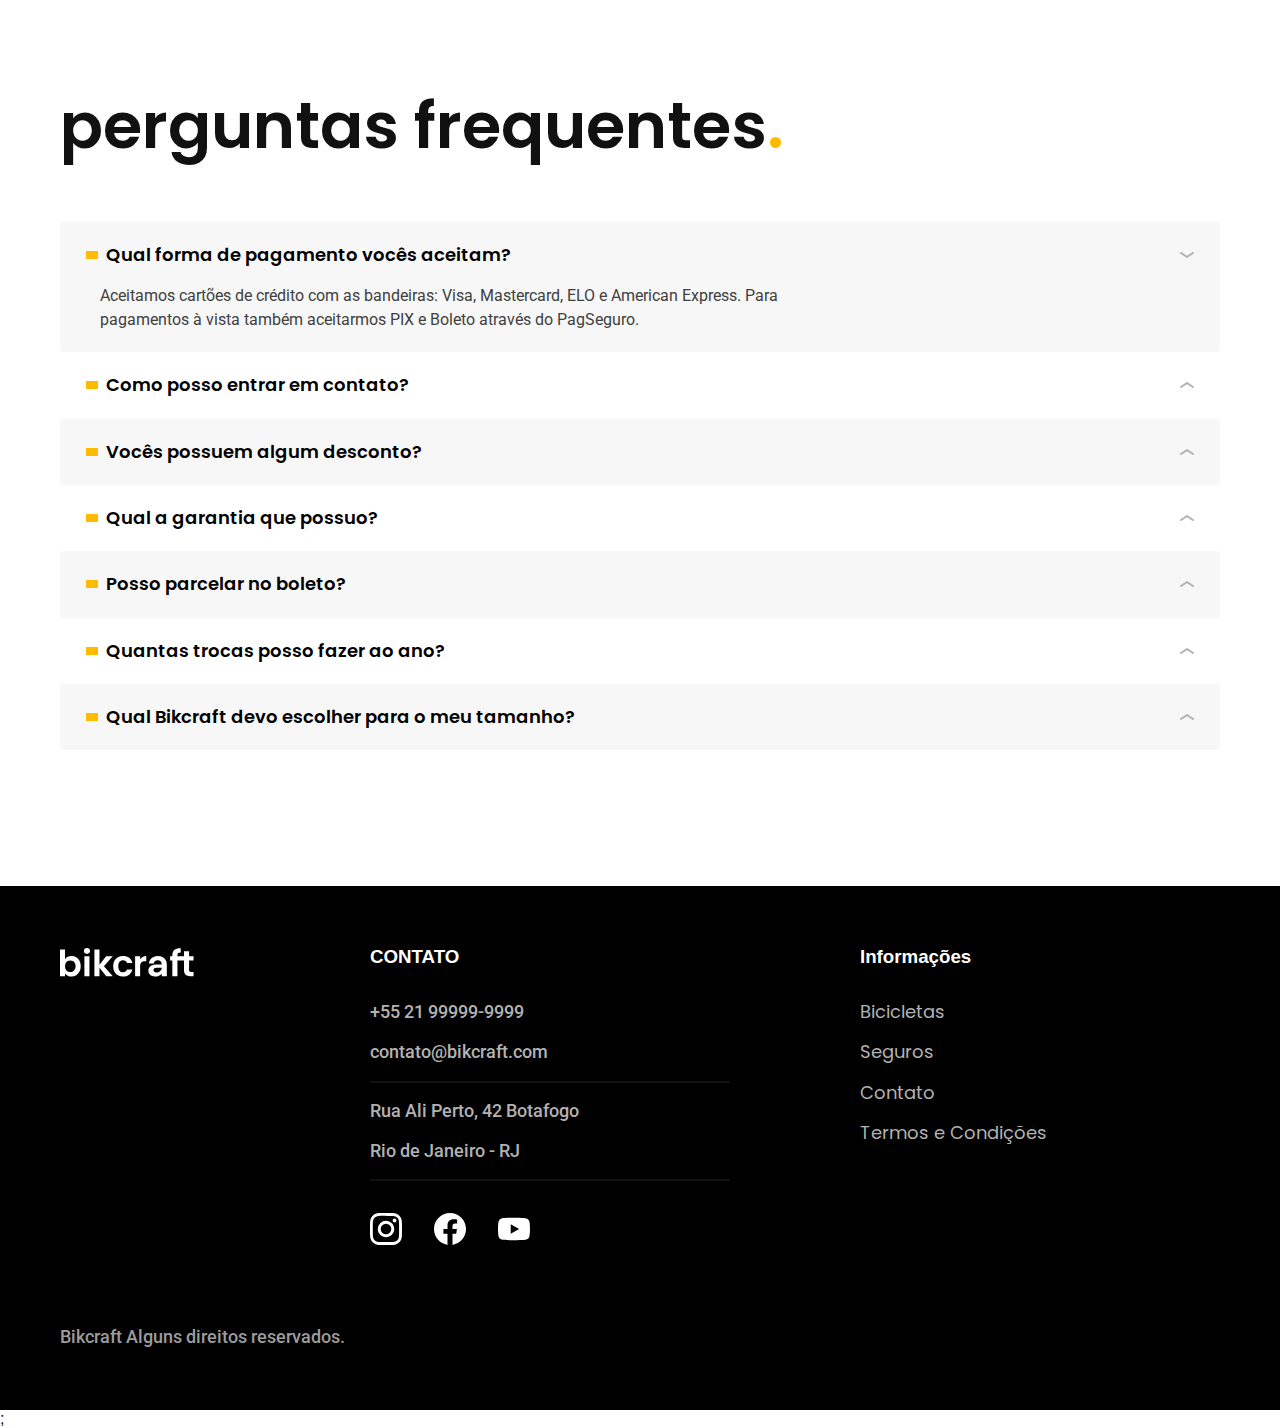
<file: seguros.html>
<!DOCTYPE html>
<html lang="pt-br">
  <head>
    <meta charset="UTF-8" />
    <meta http-equiv="X-UA-Compatible" content="IE=edge" />
    <meta name="viewport" content="width=device-width, initial-scale=1.0" />
    <title>Seguros | Bikcraft - Bicicleta</title>
    <meta name="description" content="Seguros" />

      <link rel="icon" href="./favicon.svg" type="image/svg+xml">
    <link rel="preload" href="./css/style.css" as="style">
    <link rel="stylesheet" href="./css/style.css" />
    <script>
      document.documentElement.classList.add('js');
    </script>
  </head>
  <body id="seguros">
    <header class="header-bg">
      <div class="header container">
        <a href="./">
          <img src="./img/bikcraft.svg" alt="Bikcraft" />
        </a>

        <nav aria-label="primaria">
          <ul class="header-menu font-1-m cor-0">
            <li><a href="./bicicletas.html">Bicicletas</a></li>
            <li><a href="./seguros.html">Seguros</a></li>
            <li><a href="./contatos.html">Contato</a></li>
          </ul>
        </nav>
      </div>
    </header>

    <main class="seguros-bg">
      <div class="titulo-bg">
        <div class="titulo container">
          <p class="font-2-l-b cor-5">Escolha o seguro</p>
          <h1 class="font-1-xxl cor-0">
            você seguro <span class="cor-p1">.</span>
          </h1>
        </div>

        <div class="seguros container">
          <div class="seguros-item fadeInLeft" data-anime="200">
            <h3 class="font-1-xl cor-6">PRATA</h3>
            <span class="font-1-xl cor-0"
              >R$ 199 <span class="font-1-xs cor-6">mensal</span></span
            >
            <ul class="font-2-m cor-0">
              <li>Duas trocas por ano</li>
              <li>Assistência técnica</li>
              <li>Suporte 08h às 18h</li>
              <li>Cobertura estadual</li>
            </ul>
            <a class="botao secundario" href="./orcamento.html?tipo=seguro&produto=prata">Inscreva-se</a>
          </div>
          <div class="seguros-item fadeInRight" data-anime="400">
            <h3 class="font-1-xl cor-p1">OURO</h3>
            <span class="font-1-xl cor-0"
              >R$ 299 <span class="font-1-xs cor-6">mensal</span></span
            >
            <ul class="font-2-m cor-0">
              <li>Cinco trocas por ano</li>
              <li>Assistência espacial</li>
              <li>Suporte 24h</li>
              <li>Cobertura nacional</li>
              <li>Desconto em parceiros</li>
              <li>Acesso ao Clube Bikcraft</li>
            </ul>
            <a class="botao" href="./orcamento.html?tipo=seguro&produto=ouro">Inscreva-se</a>
          </div>
        </div>
      </div>
    </main>

    <article class="vantagens-bg">
      <div class="vantagens container">
        <h2 class="font-1-xxl cor-0">vantagens<span class="cor-p1">.</span></h2>
        <ul>
          <li>
            <img src="./img/icones/eletrica.svg" alt="" />
            <h3 class="font-1-l cor-0">Reparo Elétricos</h3>
            <p class="font-2-s cor-5">
              Garantimos o reparo completo do seu motor em caso de falhas.
              Sabemos que falhas são raras, mas estamos aqui para caso ocorra.
            </p>
          </li>
          <li>
            <img src="./img/icones/carbono.svg" alt="" />
            <h3 class="font-1-l cor-0">Carbono</h3>
            <p class="font-2-s cor-5">
              Garantimos o reparo completo do seu motor em caso de falhas.
              Sabemos que falhas são raras, mas estamos aqui para caso ocorra.
            </p>
          </li>
          <li>
            <img src="./img/icones/sustentavel.svg" alt="" />
            <h3 class="font-1-l cor-0">Sustentável</h3>
            <p class="font-2-s cor-5">
              Trabalhamos com a filosofia de desperdício zero. Qualquer parte
              defeituosa é reciclada e reutilizada em outro projeto.
            </p>
          </li>
          <li>
            <img src="./img/icones/rastreador.svg" alt="" />
            <h3 class="font-1-l cor-0">Rastreador</h3>
            <p class="font-2-s cor-5">
              A sua Bikcraft ficará pronta para uso no mesmo dia, caso você
              traga ela para ser reparada em uma das filiais.
            </p>
          </li>

          <li>
            <img src="./img/icones/seguro.svg" alt="" />
            <h3 class="font-1-l cor-0">Segurança</h3>
            <p class="font-2-s cor-5">
              A sua Bikcraft ficará pronta para uso no mesmo dia, caso você
              traga ela para ser reparada em uma das filiais.
            </p>
          </li>
          <li>
            <img src="./img/icones/velocidade.svg" alt="" />
            <h3 class="font-1-l cor-0">Velocidade</h3>
            <p class="font-2-s cor-5">
              A sua Bikcraft ficará pronta para uso no mesmo dia, caso você
              traga ela para ser reparada em uma das filiais.
            </p>
          </li>
        </ul>
      </div>
    </article>

    <article class="perguntas container">
      <h2 class="font-1-xxl">
        perguntas frequentes<span class="cor-p1">.</span>
      </h2>
      <dl>
        <div>
          <dt><button class="font-1-m-b" aria-controls="pergunta1" aria-expanded="true"> Qual forma de pagamento vocês aceitam?</button></dt>
          <dd id="pergunta1" class="font-2-s cor-9 ativa">
            Aceitamos cartões de crédito com as bandeiras: Visa, Mastercard, ELO
            e American Express. Para pagamentos à vista também aceitarmos PIX e
            Boleto através do PagSeguro.
          </dd>
        </div>
        <div>
          <dt> <button class="font-1-m-b" aria-controls="pergunta2" aria-expanded="false">Como posso entrar em contato?</button> </dt>
          <dd id="pergunta2" class="font-2-s cor-9">
            Aceitamos cartões de crédito com as bandeiras: Visa, Mastercard, ELO
            e American Express. Para pagamentos à vista também aceitarmos PIX e
            Boleto através do PagSeguro.
          </dd>
        </div>
        <div>
          <dt ><button class="font-1-m-b" aria-controls="pergunta3" aria-expanded="false" >Vocês possuem algum desconto?</button> </dt>
          <dd id="pergunta3" class="font-2-s cor-9">
            Aceitamos cartões de crédito com as bandeiras: Visa, Mastercard, ELO
            e American Express. Para pagamentos à vista também aceitarmos PIX e
            Boleto através do PagSeguro.
          </dd>
        </div>
        <div>
          <dt "><button class="font-1-m-b" aria-controls="pergunta4" aria-expanded="false" >Qual a garantia que possuo?</button> </dt>
          <dd id="pergunta4" class="font-2-s cor-9">
            Aceitamos cartões de crédito com as bandeiras: Visa, Mastercard, ELO
            e American Express. Para pagamentos à vista também aceitarmos PIX e
            Boleto através do PagSeguro.
          </dd>
        </div>
        <div>
          <dt ><button class="font-1-m-b" aria-controls="pergunta5" aria-expanded="false">Posso parcelar no boleto?</button> </dt>
          <dd id="pergunta5" class="font-2-s cor-9">
            Aceitamos cartões de crédito com as bandeiras: Visa, Mastercard, ELO
            e American Express. Para pagamentos à vista também aceitarmos PIX e
            Boleto através do PagSeguro.
          </dd>
        </div>
        <div>
          <dt ><button class="font-1-m-b" aria-controls="pergunta6" aria-expanded="false">Quantas trocas posso fazer ao ano?</button> </dt>
          <dd id="pergunta6" class="font-2-s cor-9">
            Aceitamos cartões de crédito com as bandeiras: Visa, Mastercard, ELO
            e American Express. Para pagamentos à vista também aceitarmos PIX e
            Boleto através do PagSeguro.
          </dd>
        </div>
        <div>
          <dt ><button class="font-1-m-b" aria-controls="pergunta7" aria-expanded="false">Qual Bikcraft devo escolher para o meu tamanho?</button> </dt>
          <dd id="pergunta7" class="font-2-s cor-9">
            Aceitamos cartões de crédito com as bandeiras: Visa, Mastercard, ELO
            e American Express. Para pagamentos à vista também aceitarmos PIX e
            Boleto através do PagSeguro.
          </dd>
        </div>
      </dl>
    </article>

    <footer class="footer-bg">
      <div class="footer container">
        <img src="./img/bikcraft.svg" alt="Bikcraft" />
        <div class="footer-contato">
          <h3 class="font-2-1-b cor-0">CONTATO</h3>
          <ul class="font-2-m cor-5">
            <li><a href="tel:+5521999999999">+55 21 99999-9999</a></li>
            <li>
              <a href="mailto:contato@bikcraft.com">contato@bikcraft.com</a>
            </li>
            <li>Rua Ali Perto, 42 Botafogo</li>
            <li>Rio de Janeiro - RJ</li>
          </ul>
          <div class="footer-redes">
            <a href="./">
              <img src="./img/redes/instagram.svg" alt="Instagram" />
            </a>

            <a href="./">
              <img src="./img/redes/facebook.svg" alt="Facebook" />
            </a>

            <a href="./">
              <img src="./img/redes/youtube.svg" alt="Youtube" />
            </a>
          </div>
        </div>
        <div class="foter-informacoes">
          <h3 class="font-2-1-b cor-0">Informações</h3>

          <nav>
            <ul class="font-1-m cor-5">
              <li><a href="./bicicletas.html">Bicicletas</a></li>
              <li><a href="./seguros.html">Seguros</a></li>
              <li><a href="./seguros.html">Contato</a></li>
              <li><a href="./termo.html">Termos e Condições</a></li>
            </ul>
          </nav>
        </div>
        <p class="footer-copy font-2-m cor-6">
          Bikcraft Alguns direitos reservados.
        </p>
      </div>
    </footer>

    <script src="./js/plugins/simple-anime.js"></script>;
    <script src="./js//script.js"></script>
  </body>
</html>
</file>
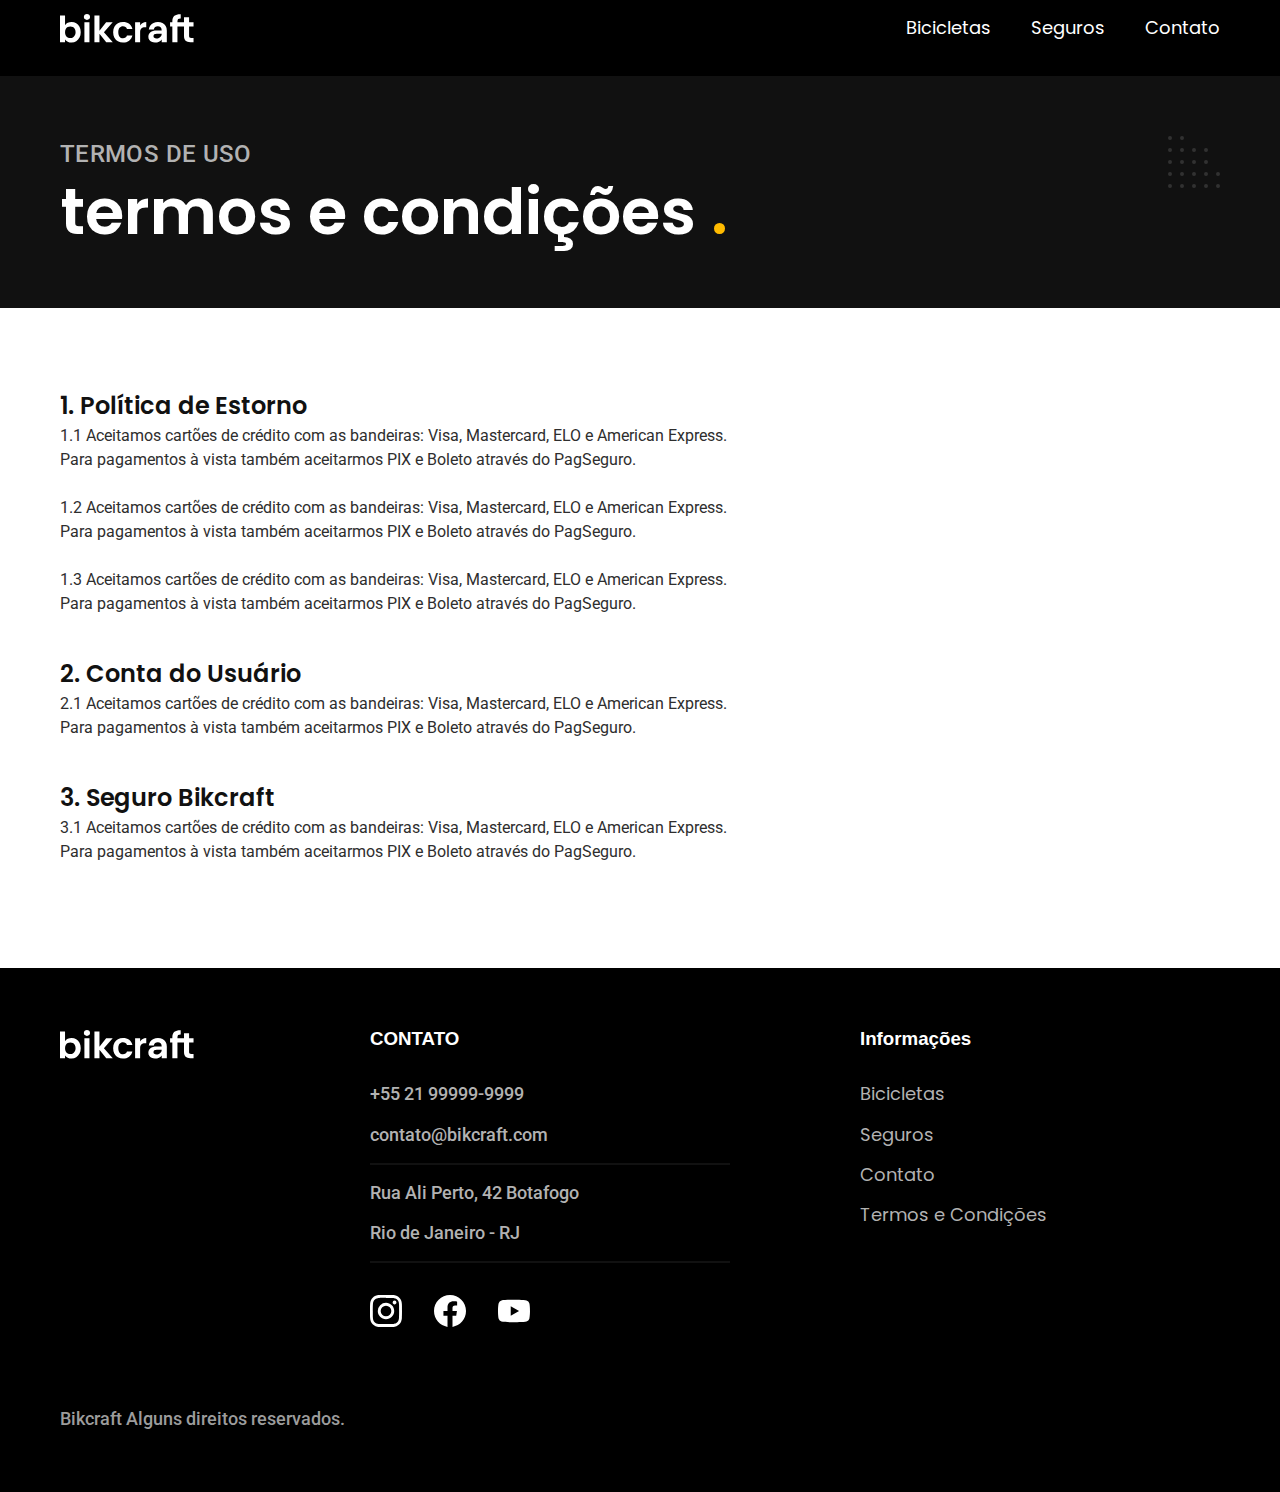
<file: termos.html>
<!DOCTYPE html>
<html lang="pt-br">
  <head>
    <meta charset="UTF-8" />
    <meta http-equiv="X-UA-Compatible" content="IE=edge" />
    <meta name="viewport" content="width=device-width, initial-scale=1.0" />
    <title>Termos e Condições | Bikcraft - Bicicleta</title>
    <meta name="description" content="Termos e Condições" />

      <link rel="icon" href="./favicon.svg" type="image/svg+xml">
    <link rel="preload" href="./css/style.css" as="style">
    <link rel="stylesheet" href="./css/style.css" />
    <script>
      document.documentElement.classList.add('js');
    </script>
  </head>
  <body id="termos">
    <header class="header-bg">
      <div class="header container">
        <a href="./">
          <img src="./img/bikcraft.svg" alt="Bikcraft" />
        </a>

        <nav aria-label="primaria">
          <ul class="header-menu font-1-m cor-0">
            <li><a href="./bicicletas.html">Bicicletas</a></li>
            <li><a href="./seguros.html">Seguros</a></li>
            <li><a href="./contatos.html">Contato</a></li>
          </ul>
        </nav>
      </div>
    </header>

    <main>
      <div class="titulo-bg">
        <div class="titulo container">
          <p class="font-2-l-b cor-5">Termos de uso</p>
          <h1 class="font-1-xxl cor-0">
            termos e condições <span class="cor-p1">.</span>
          </h1>
        </div>
      </div>

      <div class="termos font-2-s cor-10 container">
        <h2 class="font-1-l cor-11">1. Política de Estorno</h2>
        <p>
          1.1 Aceitamos cartões de crédito com as bandeiras: Visa, Mastercard,
          ELO e American Express. Para pagamentos à vista também aceitarmos PIX
          e Boleto através do PagSeguro.
        </p>
        <p>
          1.2 Aceitamos cartões de crédito com as bandeiras: Visa, Mastercard,
          ELO e American Express. Para pagamentos à vista também aceitarmos PIX
          e Boleto através do PagSeguro.
        </p>
        <p>
          1.3 Aceitamos cartões de crédito com as bandeiras: Visa, Mastercard,
          ELO e American Express. Para pagamentos à vista também aceitarmos PIX
          e Boleto através do PagSeguro.
        </p>
        <h2 class="font-1-l cor-11">2. Conta do Usuário</h2>
        <p>
          2.1 Aceitamos cartões de crédito com as bandeiras: Visa, Mastercard,
          ELO e American Express. Para pagamentos à vista também aceitarmos PIX
          e Boleto através do PagSeguro.
        </p>
        <h2 class="font-1-l cor-11">3. Seguro Bikcraft</h2>
        <p>
          3.1 Aceitamos cartões de crédito com as bandeiras: Visa, Mastercard,
          ELO e American Express. Para pagamentos à vista também aceitarmos PIX
          e Boleto através do PagSeguro.
        </p>
      </div>
    </main>

    <footer class="footer-bg">
      <div class="footer container">
        <img src="./img/bikcraft.svg" alt="Bikcraft" />
        <div class="footer-contato">
          <h3 class="font-2-1-b cor-0">CONTATO</h3>
          <ul class="font-2-m cor-5">
            <li><a href="tel:+5521999999999">+55 21 99999-9999</a></li>
            <li>
              <a href="mailto:contato@bikcraft.com">contato@bikcraft.com</a>
            </li>
            <li>Rua Ali Perto, 42 Botafogo</li>
            <li>Rio de Janeiro - RJ</li>
          </ul>
          <div class="footer-redes">
            <a href="./">
              <img src="./img/redes/instagram.svg" alt="Instagram" />
            </a>

            <a href="./">
              <img src="./img/redes/facebook.svg" alt="Facebook" />
            </a>

            <a href="./">
              <img src="./img/redes/youtube.svg" alt="Youtube" />
            </a>
          </div>
        </div>
        <div class="foter-informacoes">
          <h3 class="font-2-1-b cor-0">Informações</h3>

          <nav>
            <ul class="font-1-m cor-5">
              <li><a href="./bicicletas.html">Bicicletas</a></li>
              <li><a href="./seguros.html">Seguros</a></li>
              <li><a href="./seguros.html">Contato</a></li>
              <li><a href="./termo.html">Termos e Condições</a></li>
            </ul>
          </nav>
        </div>
        <p class="footer-copy font-2-m cor-6">
          Bikcraft Alguns direitos reservados.
        </p>
      </div>
    </footer>
     <script src="./js//script.js"></script>
  </body>
</html>
</file>
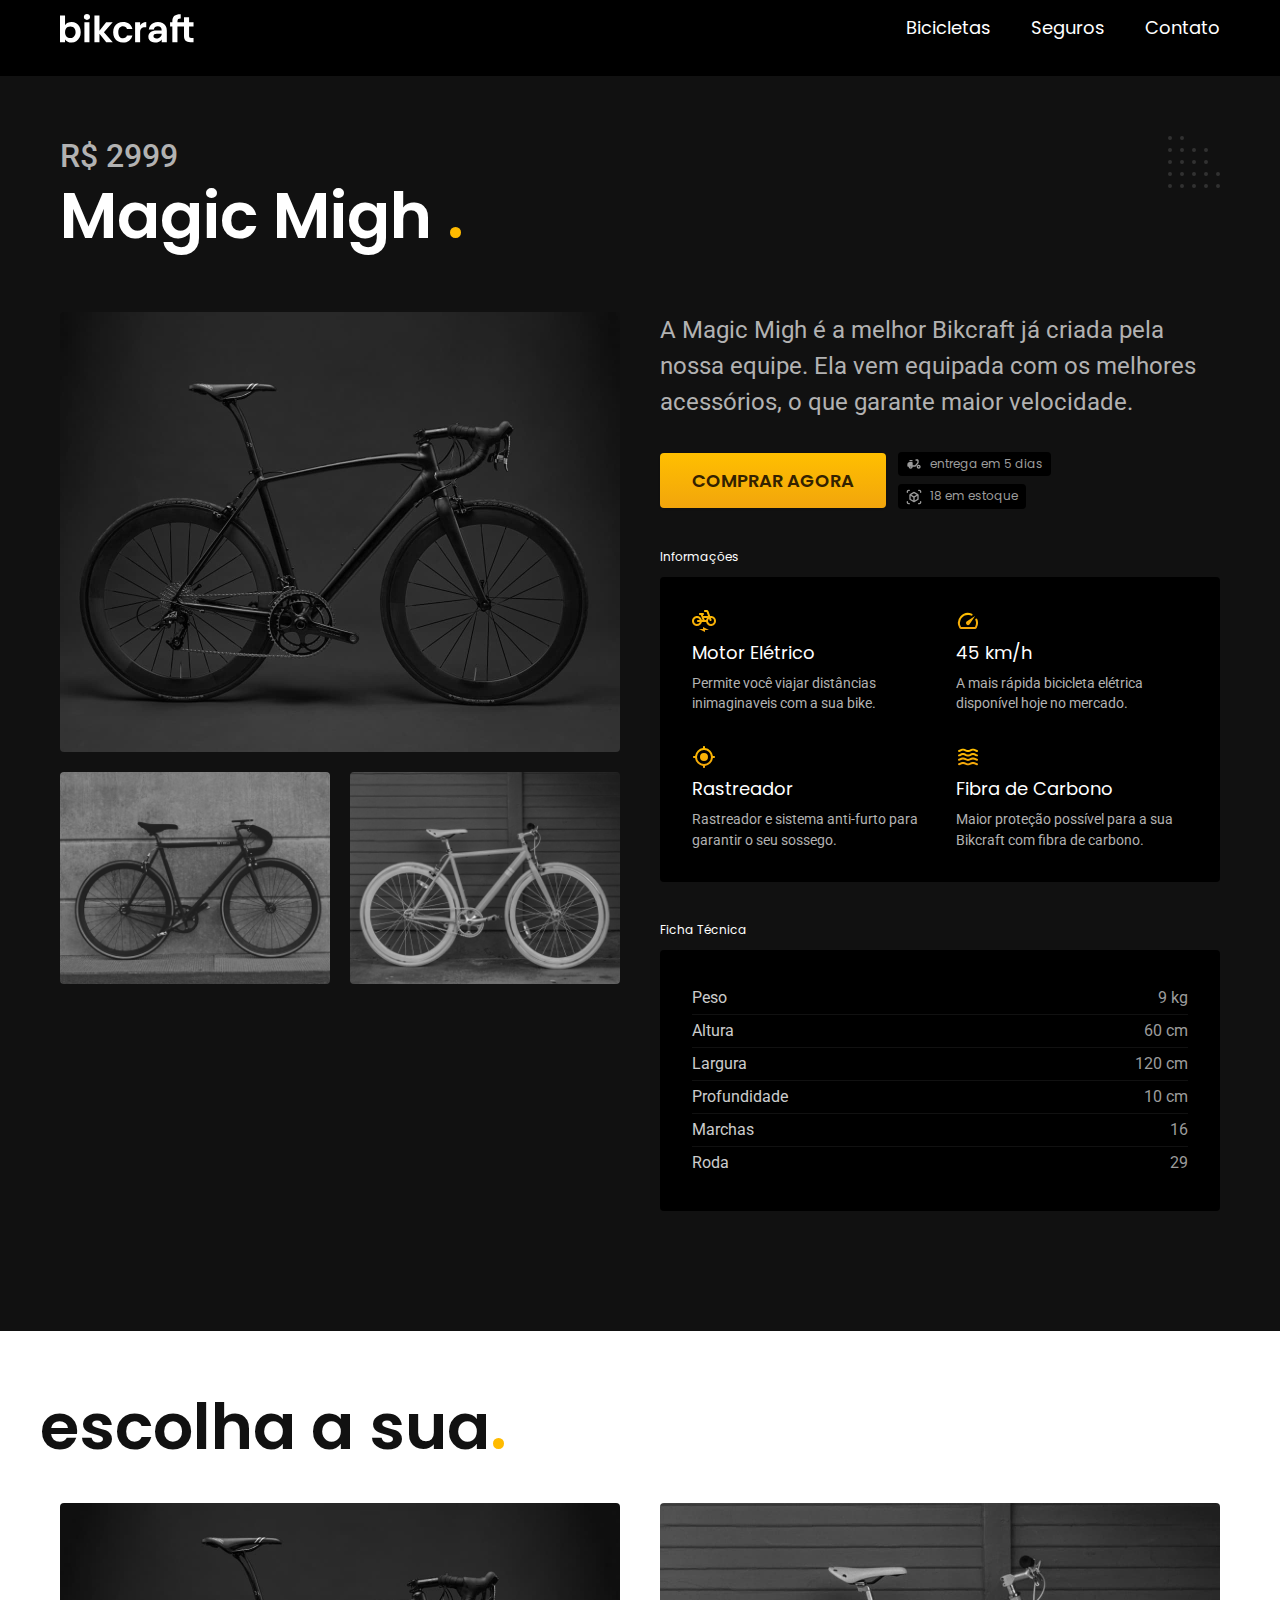
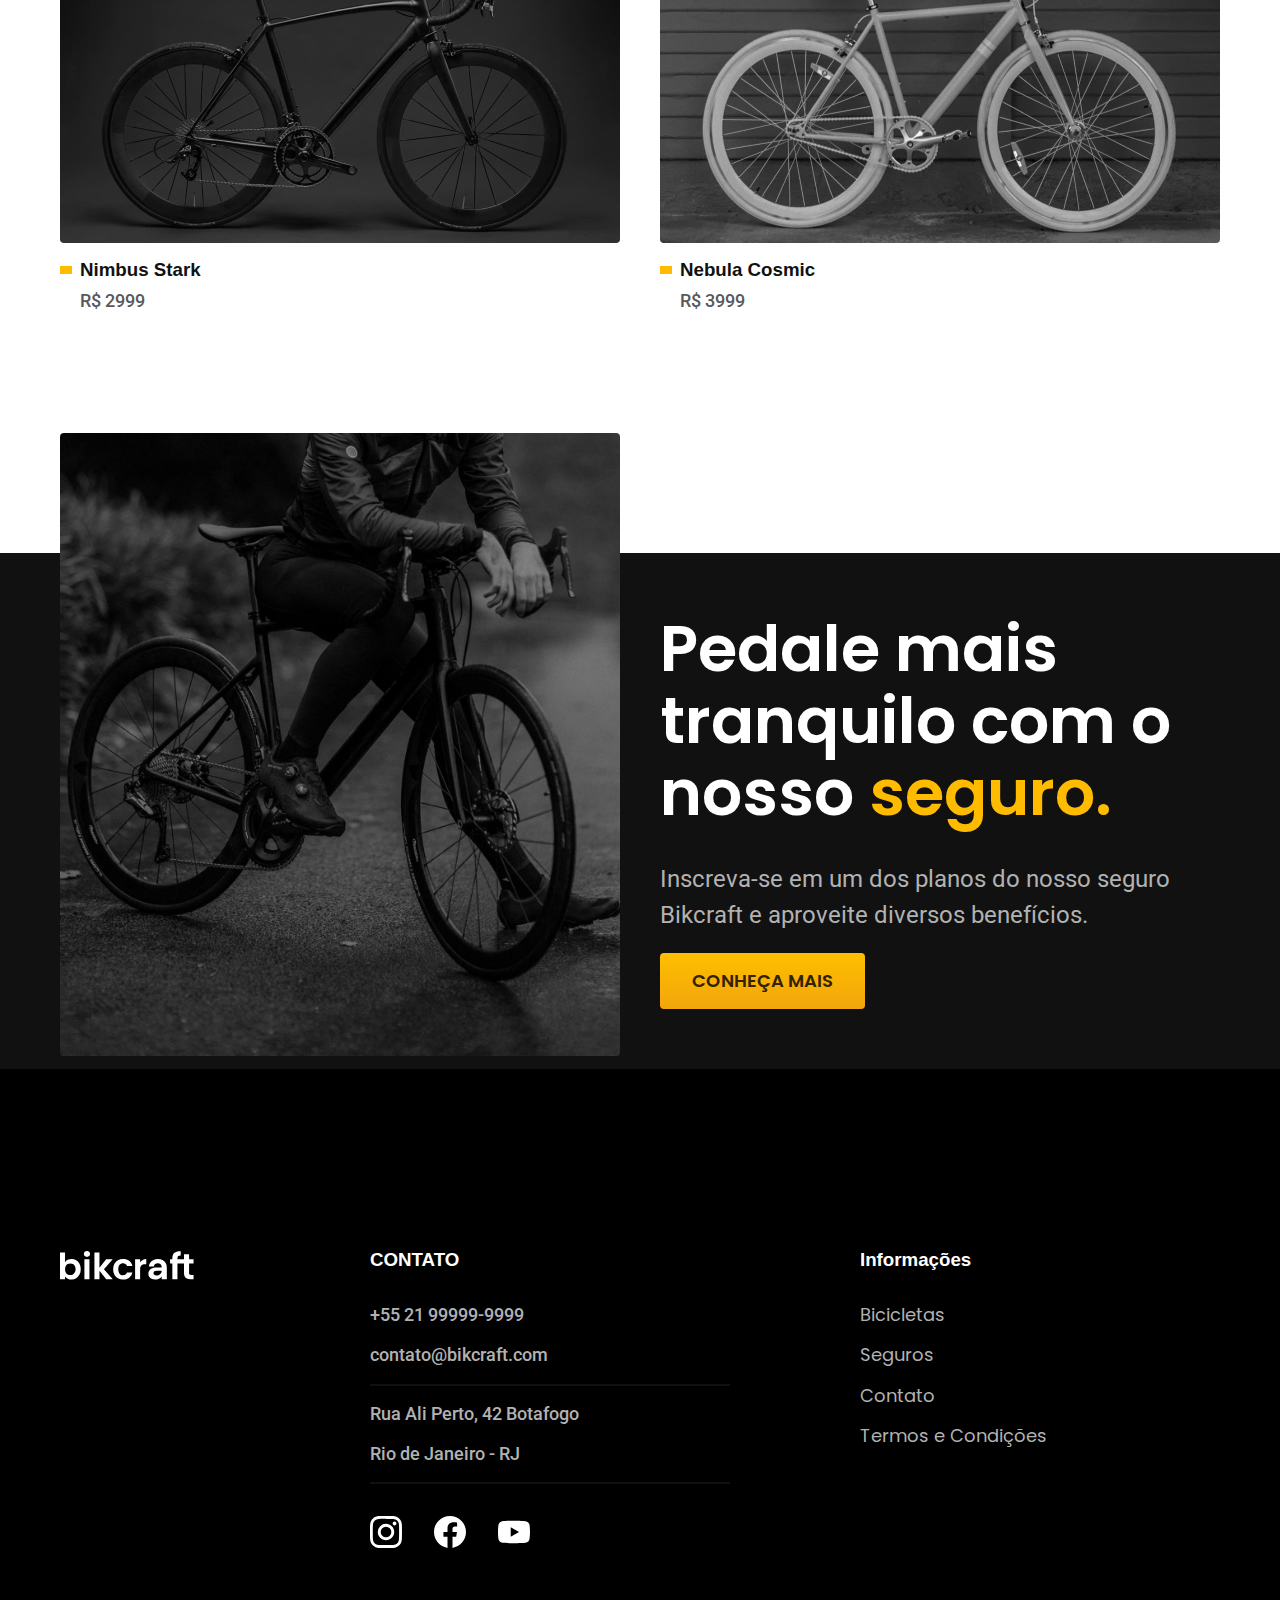
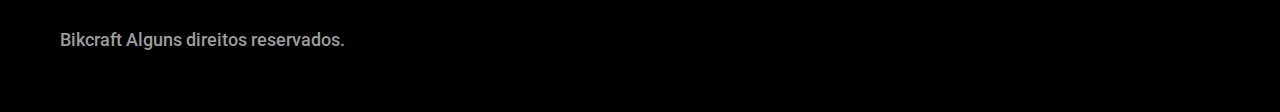
<file: bicicletas/magic.html>
<!DOCTYPE html>
<html lang="pt-br">
  <head>
    <meta charset="UTF-8" />
    <meta http-equiv="X-UA-Compatible" content="IE=edge" />
    <meta name="viewport" content="width=device-width, initial-scale=1.0" />
    <title>Nimbus | Bikcraft - Bicicleta</title>
    <meta name="description" content="Nimbus" />

    <link rel="icon" href="../favicon.svg" type="image/svg+xml">
    <link rel="stylesheet" href="../css/style.css" />
    <script>
      document.documentElement.classList.add('js');
    </script>
  </head>
  <body id="bicicleta">
    <header class="header-bg">
      <div class="header container">
        <a href="../">
          <img src="../img/bikcraft.svg" alt="Bikcraft" />
        </a>

        <nav aria-label="primaria">
          <ul class="header-menu font-1-m cor-0">
            <li><a href="../bicicletas.html">Bicicletas</a></li>
            <li><a href="../seguros.html">Seguros</a></li>
            <li><a href="../contatos.html">Contato</a></li>
          </ul>
        </nav>
      </div>
    </header>

    <main class="titulo-bg">
      <div class="titulo container">
        <p class="font-2-xl cor-5">R$ 2999</p>
        <h1 class="font-1-xxl cor-0">
          Magic Migh <span class="cor-p1">.</span>
        </h1>
      </div>

      <div class="bicicleta container">
        <div class="bicicleta-imagens">
          <img src="../img/bicicleta/nimbus1.jpg" alt="Bicicleta " />
          <img src="../img/bicicleta/nimbus2.jpg" alt="Bicicleta " />
          <img src="../img/bicicleta/nimbus3.jpg" alt="Bicicleta " />
        </div>
        <div class="bicicleta-conteudo">
          <p class="font-2-l cor-5">
            A Magic Migh é a melhor Bikcraft já criada pela nossa equipe. Ela
            vem equipada com os melhores acessórios, o que garante maior
            velocidade.
          </p>
          <div class="bicicleta-comprar">
            <a class="botao" href="../orcamento.html?tipo=bikcraft&produto=magic">Comprar Agora</a>
            <span class="font-1-xs cor-6"
              ><img src="../img/icones/entrega.svg" alt="" />entrega em 5
              dias</span
            >
            <span class="font-1-xs cor-6"
              ><img src="../img/icones/estoque.svg" alt="" />18 em estoque</span
            >
          </div>
          <h2 class="font-1-xs cor-0">Informações</h2>
          <ul class="bicicleta-informacoes">
            <li>
              <img src="../img/icones/eletrica.svg" alt="" />
              <h3 class="font-1-m cor-0">Motor Elétrico</h3>
              <p class="font-2-xs cor-5">
                Permite você viajar distâncias inimaginaveis com a sua bike.
              </p>
            </li>
            <li>
              <img src="../img/icones/velocidade.svg" alt="" />
              <h3 class="font-1-m cor-0">45 km/h</h3>
              <p class="font-2-xs cor-5">
                A mais rápida bicicleta elétrica disponível hoje no mercado.
              </p>
            </li>
            <li>
              <img src="../img/icones/rastreador.svg" alt="" />
              <h3 class="font-1-m cor-0">Rastreador</h3>
              <p class="font-2-xs cor-5">
                Rastreador e sistema anti-furto para garantir o seu sossego.
              </p>
            </li>
            <li>
              <img src="../img/icones/carbono.svg" alt="" />
              <h3 class="font-1-m cor-0">Fibra de Carbono</h3>
              <p class="font-2-xs cor-5">
                Maior proteção possível para a sua Bikcraft com fibra de
                carbono.
              </p>
            </li>
          </ul>
          <h2 class="font-1-xs cor-0">Ficha Técnica</h2>
          <ul class="bicicleta-ficha font-2-s cor-4">
            <li>Peso <span>9 kg</span></li>
            <li>Altura <span>60 cm</span></li>
            <li>Largura <span>120 cm</span></li>
            <li>Profundidade <span>10 cm</span></li>
            <li>Marchas <span>16</span></li>
            <li>Roda<span>29</span></li>
          </ul>
        </div>
      </div>
    </main>

    <article class="bicicletas-listas container">
      <h2 class="font-1-xxl">escolha a sua<span class="cor-p1">.</span></h2>

      <ul>
        <li>
          <a href="./magic.html">
            <img src="../img/bicicletas/nimbus.jpg" alt="Bicicleta Preta" />
            <h3 class="font-1-x1">Nimbus Stark</h3>
            <span class="font-2-m cor-8">R$ 2999</span>
          </a>
        </li>

        <li>
          <a href="./nebula.html">
            <img src="../img/bicicletas/nebula.jpg" alt="Bicicleta Preta" />
            <h3 class="font-1-x1">Nebula Cosmic</h3>
            <span class="font-2-m cor-8">R$ 3999</span>
          </a>
        </li>
      </ul>
    </article>

    <div class="seguro-bg">
      <div class="seguro container">
        <div class="seguro-imagem">
          <img
            src="../img/fotos/seguros.jpg"
            alt="Pessoa prada em cima de uma bicicleta."
          />
        </div>
        <div class="seguro-conteudo">
          <h2 class="font-1-xxl cor-0">
            Pedale mais tranquilo com o nosso
            <span class="cor-p1">seguro.</span>
          </h2>
          <p class="font-2-l cor-5">
            Inscreva-se em um dos planos do nosso seguro Bikcraft e aproveite
            diversos benefícios.
          </p>
          <a class="botao" href="../seguros.html">Conheça Mais</a>
        </div>
      </div>
    </div>

    <footer class="footer-bg">
      <div class="footer container">
        <img src="../img/bikcraft.svg" alt="Bikcraft" />
        <div class="footer-contato">
          <h3 class="font-2-1-b cor-0">CONTATO</h3>
          <ul class="font-2-m cor-5">
            <li><a href="tel:+5521999999999">+55 21 99999-9999</a></li>
            <li>
              <a href="mailto:contato@bikcraft.com">contato@bikcraft.com</a>
            </li>
            <li>Rua Ali Perto, 42 Botafogo</li>
            <li>Rio de Janeiro - RJ</li>
          </ul>
          <div class="footer-redes">
            <a href="./">
              <img src="../img/redes/instagram.svg" alt="Instagram" />
            </a>

            <a href="./">
              <img src="../img/redes/facebook.svg" alt="Facebook" />
            </a>

            <a href="./">
              <img src="../img/redes/youtube.svg" alt="Youtube" />
            </a>
          </div>
        </div>
        <div class="foter-informacoes">
          <h3 class="font-2-1-b cor-0">Informações</h3>

          <nav>
            <ul class="font-1-m cor-5">
              <li><a href="../bicicletas.html">Bicicletas</a></li>
              <li><a href="../seguros.html">Seguros</a></li>
              <li><a href="../seguros.html">Contato</a></li>
              <li><a href="../termo.html">Termos e Condições</a></li>
            </ul>
          </nav>
        </div>
        <p class="footer-copy font-2-m cor-6">
          Bikcraft Alguns direitos reservados.
        </p>
      </div>
    </footer>
     <script src="../js//script.js"></script>
  </body>
</html>
</file>
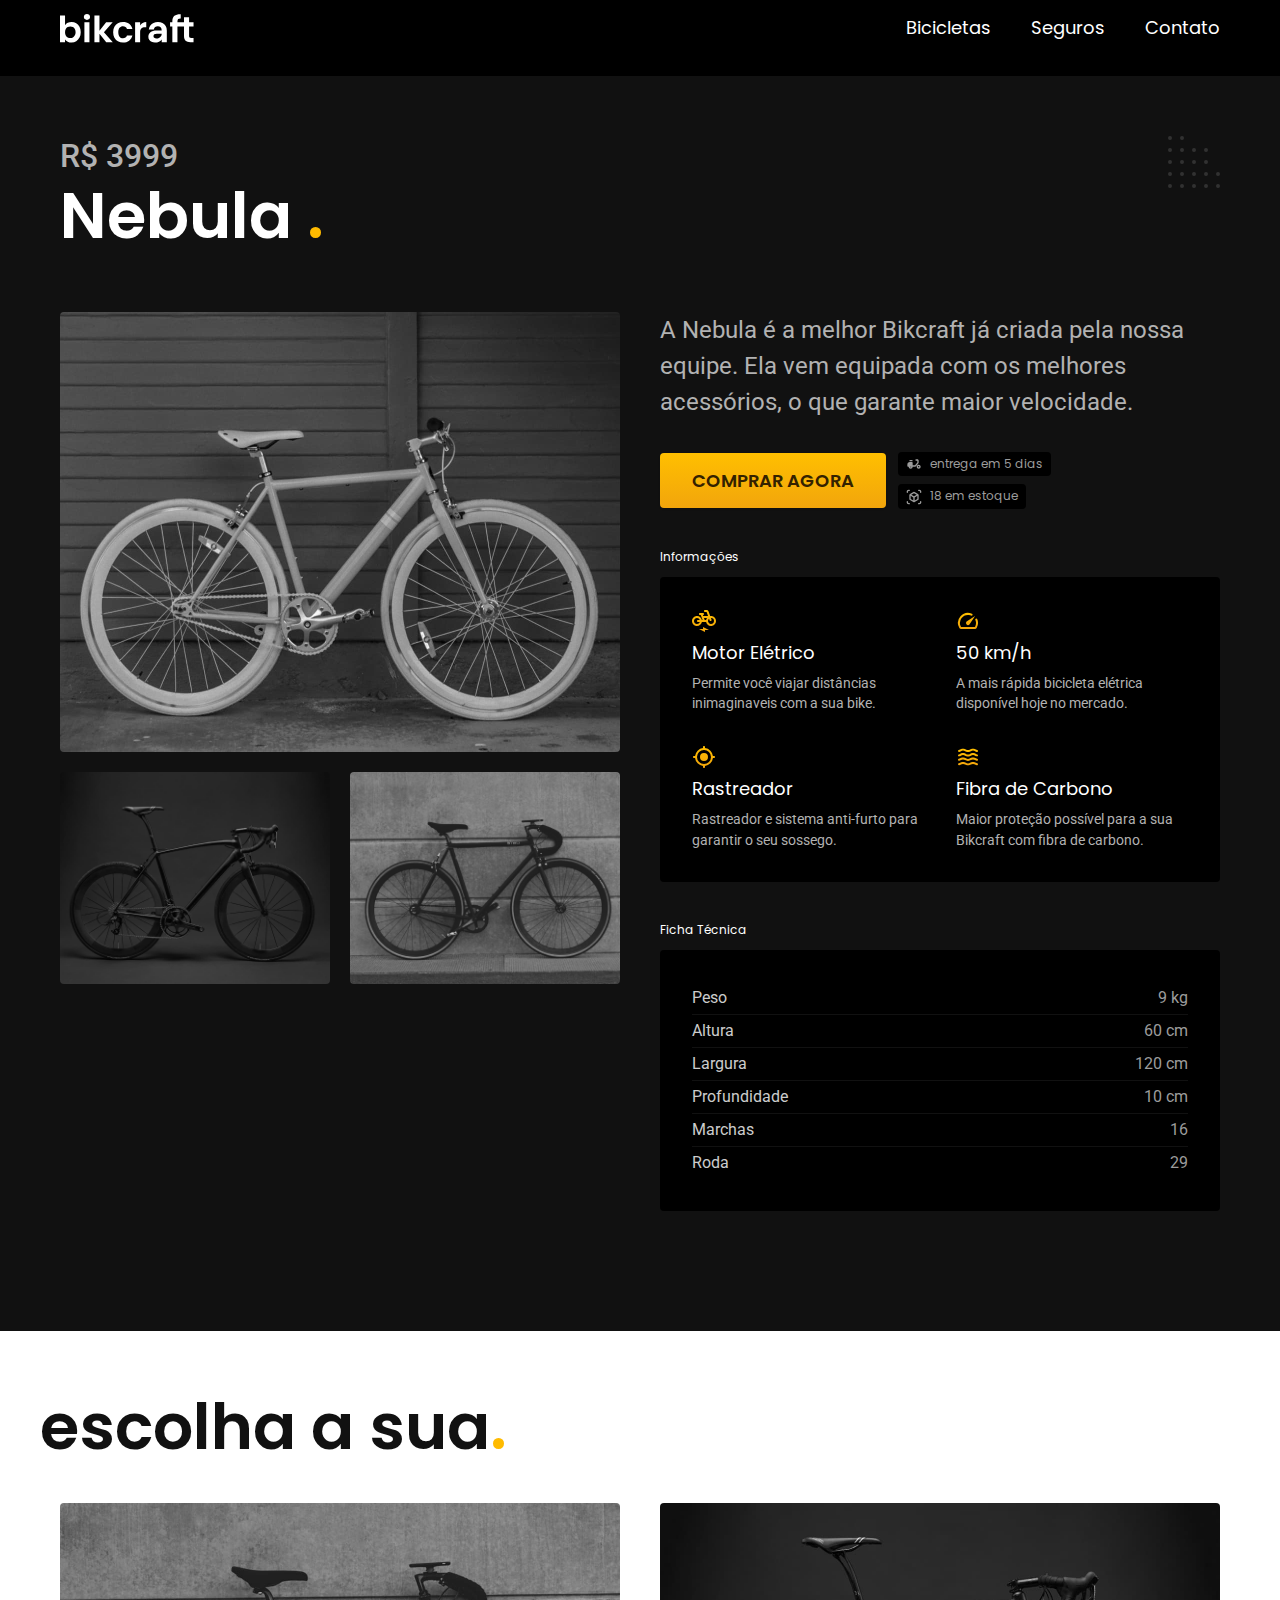
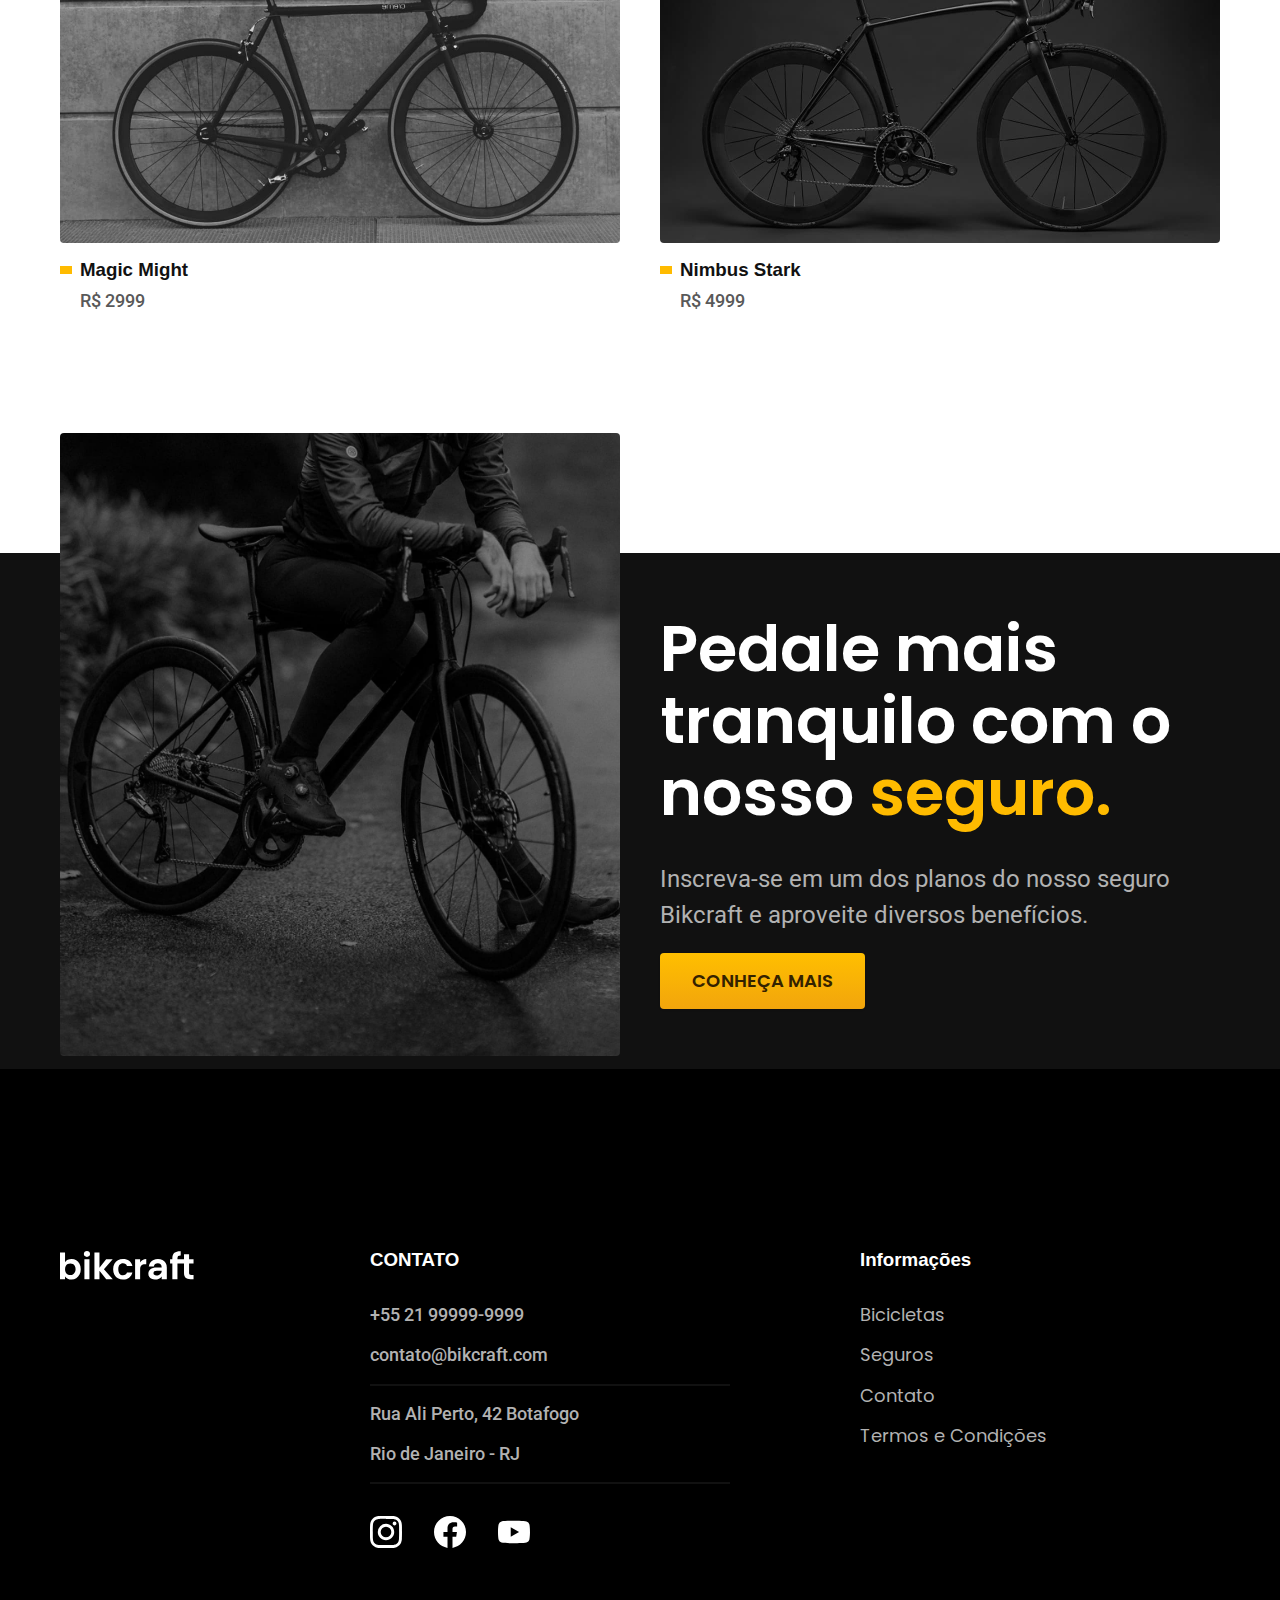
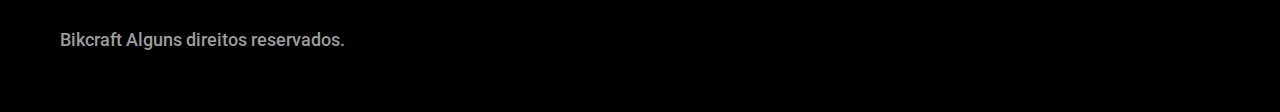
<file: bicicletas/nebula.html>
<!DOCTYPE html>
<html lang="pt-br">
  <head>
    <meta charset="UTF-8" />
    <meta http-equiv="X-UA-Compatible" content="IE=edge" />
    <meta name="viewport" content="width=device-width, initial-scale=1.0" />
    <title>Nimbus | Bikcraft - Bicicleta</title>
    <meta name="description" content="Nimbus" />
    
    <link rel="icon" href="../favicon.svg" type="image/svg+xml">
    <link rel="stylesheet" href="../css/style.css" />
    <script>
      document.documentElement.classList.add('js');
    </script>
  </head>
  <body id="bicicleta">
    <header class="header-bg">
      <div class="header container">
        <a href="../">
          <img src="../img/bikcraft.svg" alt="Bikcraft" />
        </a>

        <nav aria-label="primaria">
          <ul class="header-menu font-1-m cor-0">
            <li><a href="../bicicletas.html">Bicicletas</a></li>
            <li><a href="../seguros.html">Seguros</a></li>
            <li><a href="../contatos.html">Contato</a></li>
          </ul>
        </nav>
      </div>
    </header>

    <main class="titulo-bg">
      <div class="titulo container">
        <p class="font-2-xl cor-5">R$ 3999</p>
        <h1 class="font-1-xxl cor-0">
          Nebula <span class="cor-p1">.</span>
        </h1>
      </div>

      <div class="bicicleta container">
        <div class="bicicleta-imagens">
          <img src="../img/bicicleta/nimbus3.jpg" alt="Bicicleta " />
          <img src="../img/bicicleta/nimbus1.jpg" alt="Bicicleta " />
          <img src="../img/bicicleta/nimbus2.jpg" alt="Bicicleta " />

        </div>
        <div class="bicicleta-conteudo">
          <p class="font-2-l cor-5">
            A Nebula é a melhor Bikcraft já criada pela nossa equipe. Ela
            vem equipada com os melhores acessórios, o que garante maior
            velocidade.
          </p>
          <div class="bicicleta-comprar">
            <a class="botao" href="../orcamento.html?tipo=bikcraft&produto=nebula">Comprar Agora</a>
            <span class="font-1-xs cor-6"
              ><img src="../img/icones/entrega.svg" alt="" />entrega em 5
              dias</span
            >
            <span class="font-1-xs cor-6"
              ><img src="../img/icones/estoque.svg" alt="" />18 em estoque</span
            >
          </div>
          <h2 class="font-1-xs cor-0">Informações</h2>
          <ul class="bicicleta-informacoes">
            <li>
              <img src="../img/icones/eletrica.svg" alt="" />
              <h3 class="font-1-m cor-0">Motor Elétrico</h3>
              <p class="font-2-xs cor-5">
                Permite você viajar distâncias inimaginaveis com a sua bike.
              </p>
            </li>
            <li>
              <img src="../img/icones/velocidade.svg" alt="" />
              <h3 class="font-1-m cor-0">50 km/h</h3>
              <p class="font-2-xs cor-5">
                A mais rápida bicicleta elétrica disponível hoje no mercado.
              </p>
            </li>
            <li>
              <img src="../img/icones/rastreador.svg" alt="" />
              <h3 class="font-1-m cor-0">Rastreador</h3>
              <p class="font-2-xs cor-5">
                Rastreador e sistema anti-furto para garantir o seu sossego.
              </p>
            </li>
            <li>
              <img src="../img/icones/carbono.svg" alt="" />
              <h3 class="font-1-m cor-0">Fibra de Carbono</h3>
              <p class="font-2-xs cor-5">
                Maior proteção possível para a sua Bikcraft com fibra de
                carbono.
              </p>
            </li>
          </ul>
          <h2 class="font-1-xs cor-0">Ficha Técnica</h2>
          <ul class="bicicleta-ficha font-2-s cor-4">
            <li>Peso <span>9 kg</span></li>
            <li>Altura <span>60 cm</span></li>
            <li>Largura <span>120 cm</span></li>
            <li>Profundidade <span>10 cm</span></li>
            <li>Marchas <span>16</span></li>
            <li>Roda<span>29</span></li>
          </ul>
        </div>
      </div>
    </main>

    <article class="bicicletas-listas container">
      <h2 class="font-1-xxl">escolha a sua<span class="cor-p1">.</span></h2>

      <ul>
        <li>
          <a href="./magic.html">
            <img src="../img/bicicletas/magic.jpg" alt="Bicicleta Preta" />
            <h3 class="font-1-x1">Magic Might</h3>
            <span class="font-2-m cor-8">R$ 2999</span>
          </a>
        </li>

        <li>
          <a href="./nebula.html">
            <img src="../img/bicicletas/nimbus.jpg" alt="Bicicleta Preta" />
            <h3 class="font-1-x1">Nimbus Stark</h3>
            <span class="font-2-m cor-8">R$ 4999</span>
          </a>
        </li>
      </ul>
    </article>

    <div class="seguro-bg">
      <div class="seguro container">
        <div class="seguro-imagem">
          <img
            src="../img/fotos/seguros.jpg"
            alt="Pessoa prada em cima de uma bicicleta."
          />
        </div>
        <div class="seguro-conteudo">
          <h2 class="font-1-xxl cor-0">
            Pedale mais tranquilo com o nosso
            <span class="cor-p1">seguro.</span>
          </h2>
          <p class="font-2-l cor-5">
            Inscreva-se em um dos planos do nosso seguro Bikcraft e aproveite
            diversos benefícios.
          </p>
          <a class="botao" href="../seguros.html">Conheça Mais</a>
        </div>
      </div>
    </div>

    <footer class="footer-bg">
      <div class="footer container">
        <img src="../img/bikcraft.svg" alt="Bikcraft" />
        <div class="footer-contato">
          <h3 class="font-2-1-b cor-0">CONTATO</h3>
          <ul class="font-2-m cor-5">
            <li><a href="tel:+5521999999999">+55 21 99999-9999</a></li>
            <li>
              <a href="mailto:contato@bikcraft.com">contato@bikcraft.com</a>
            </li>
            <li>Rua Ali Perto, 42 Botafogo</li>
            <li>Rio de Janeiro - RJ</li>
          </ul>
          <div class="footer-redes">
            <a href="./">
              <img src="../img/redes/instagram.svg" alt="Instagram" />
            </a>

            <a href="./">
              <img src="../img/redes/facebook.svg" alt="Facebook" />
            </a>

            <a href="./">
              <img src="../img/redes/youtube.svg" alt="Youtube" />
            </a>
          </div>
        </div>
        <div class="foter-informacoes">
          <h3 class="font-2-1-b cor-0">Informações</h3>

          <nav>
            <ul class="font-1-m cor-5">
              <li><a href="../bicicletas.html">Bicicletas</a></li>
              <li><a href="../seguros.html">Seguros</a></li>
              <li><a href="../seguros.html">Contato</a></li>
              <li><a href="../termo.html">Termos e Condições</a></li>
            </ul>
          </nav>
        </div>
        <p class="footer-copy font-2-m cor-6">
          Bikcraft Alguns direitos reservados.
        </p>
      </div>
    </footer>
     <script src="../js//script.js"></script>
  </body>
</html>
</file>
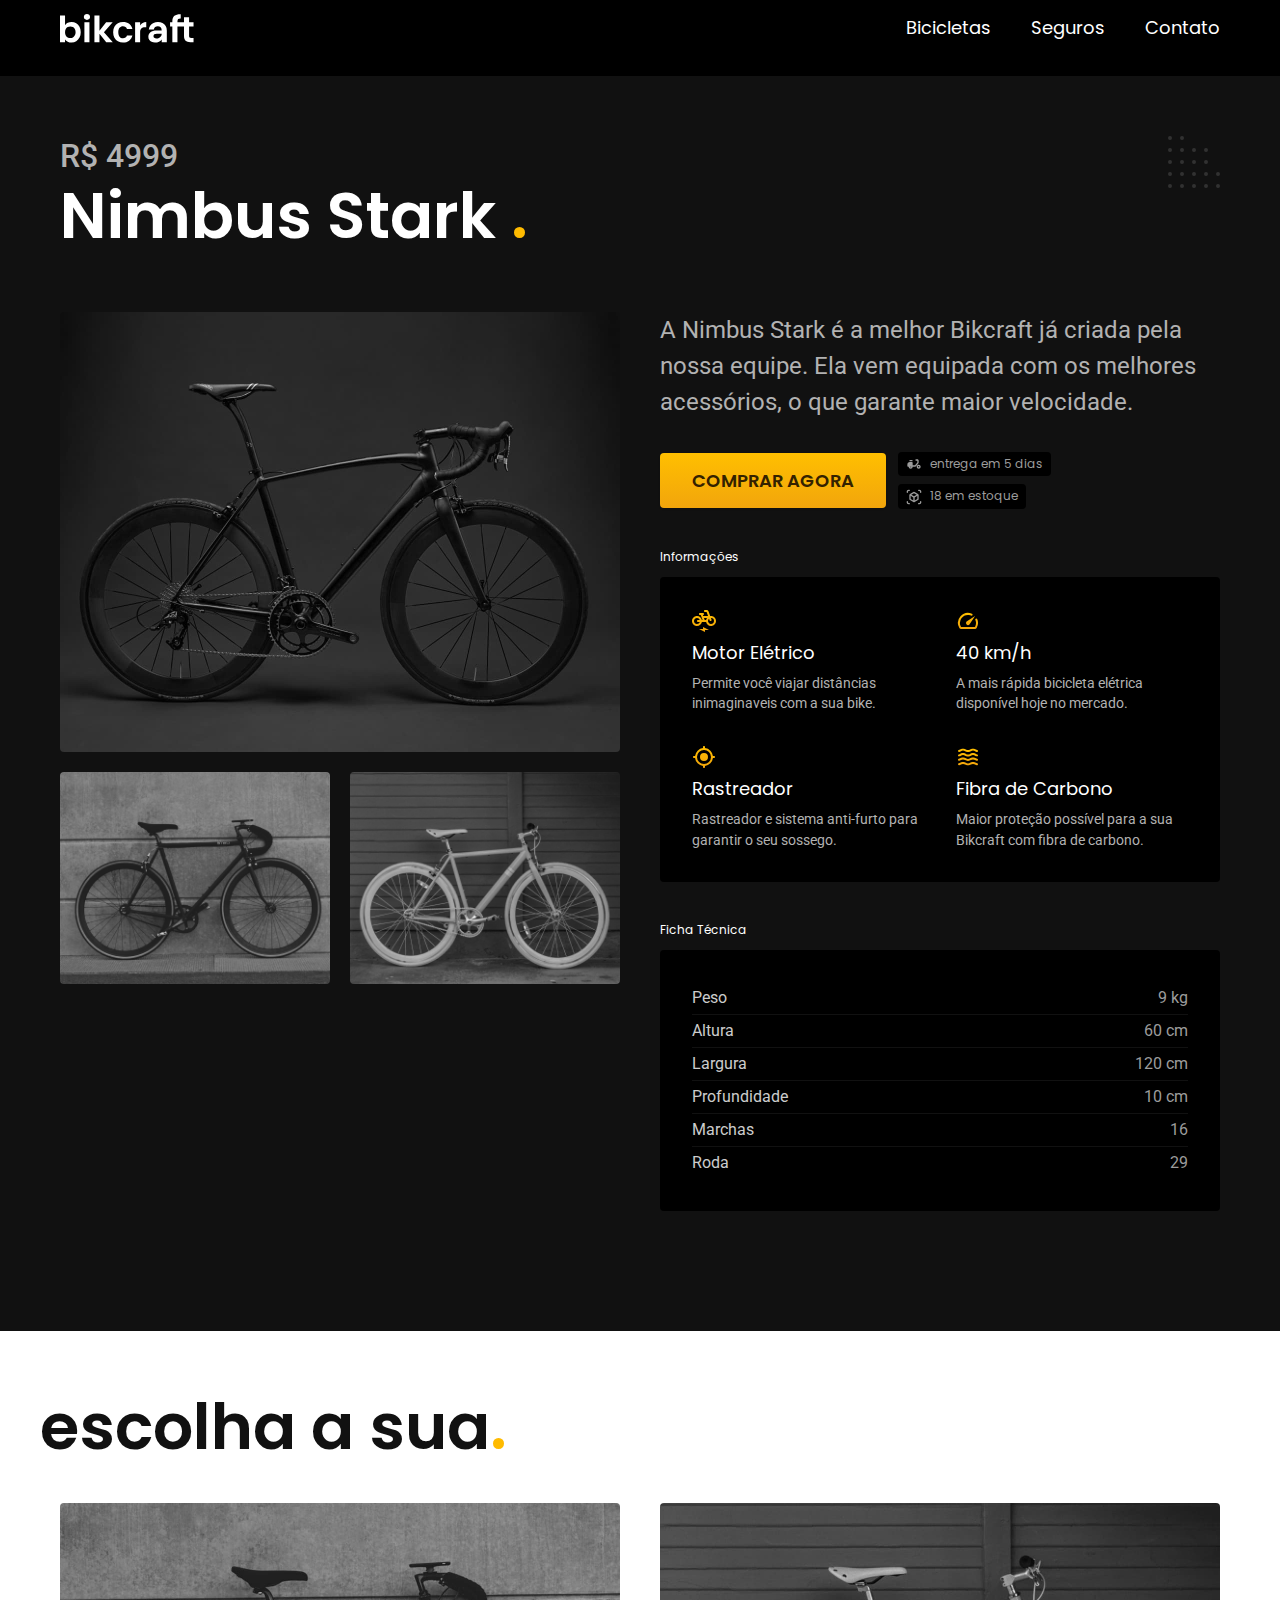
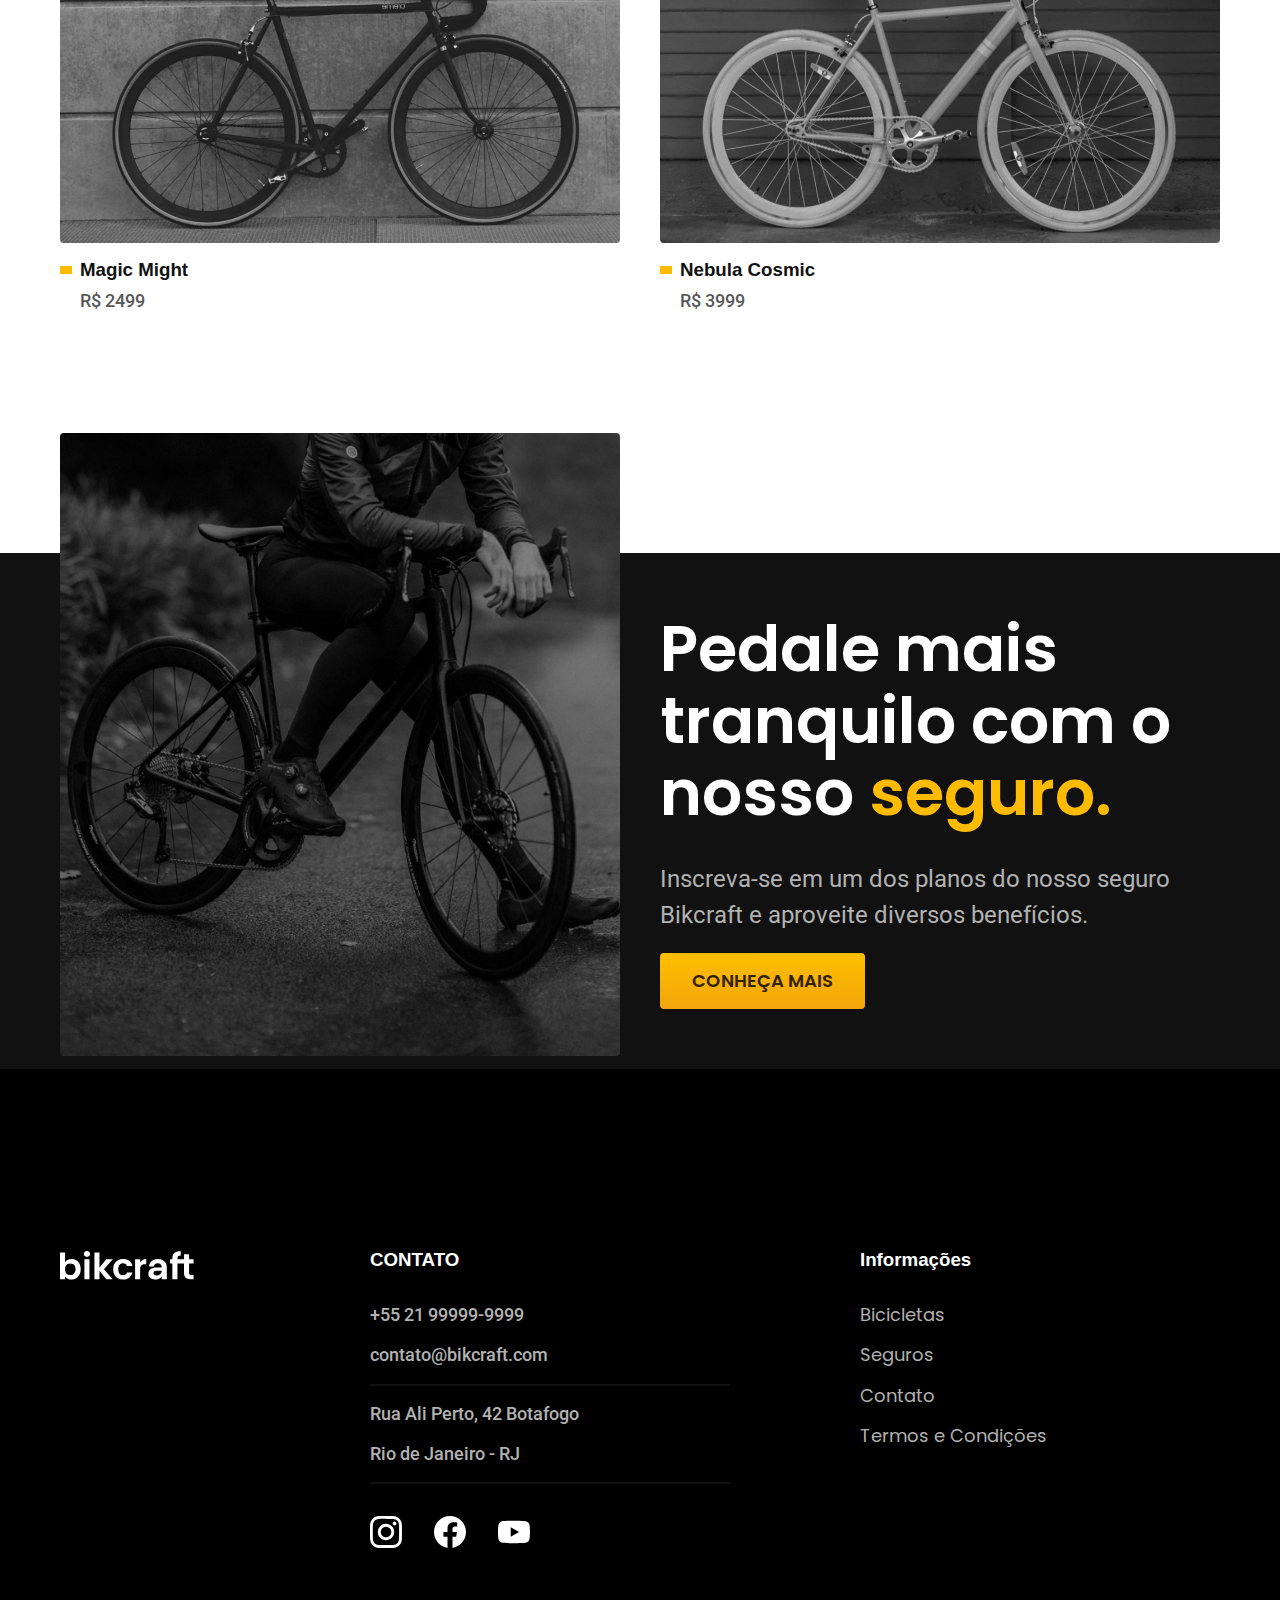
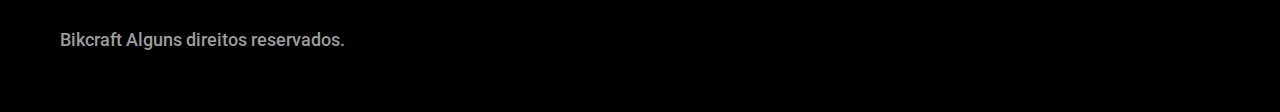
<file: bicicletas/nimbus.html>
<!DOCTYPE html>
<html lang="pt-br">
  <head>
    <meta charset="UTF-8" />
    <meta http-equiv="X-UA-Compatible" content="IE=edge" />
    <meta name="viewport" content="width=device-width, initial-scale=1.0" />
    <title>Nimbus | Bikcraft - Bicicleta</title>
    <meta name="description" content="Nimbus" />

    <link rel="icon" href="../favicon.svg" type="image/svg+xml">
    <link rel="stylesheet" href="../css/style.css" />
    <script>
      document.documentElement.classList.add('js');
    </script>
  </head>
  <body id="bicicleta">
    <header class="header-bg">
      <div class="header container">
        <a href="../">
          <img src="../img/bikcraft.svg" alt="Bikcraft" />
        </a>

        <nav aria-label="primaria">
          <ul class="header-menu font-1-m cor-0">
            <li><a href="../bicicletas.html">Bicicletas</a></li>
            <li><a href="../seguros.html">Seguros</a></li>
            <li><a href="../contatos.html">Contato</a></li>
          </ul>
        </nav>
      </div>
    </header>

    <main class="titulo-bg">
      <div class="titulo container">
        <p class="font-2-xl cor-5">R$ 4999</p>
        <h1 class="font-1-xxl cor-0">
          Nimbus Stark <span class="cor-p1">.</span>
        </h1>
      </div>

      <div class="bicicleta container">
        <div class="bicicleta-imagens">
          <img src="../img/bicicleta/nimbus1.jpg" alt="Bicicleta " />
          <img src="../img/bicicleta/nimbus2.jpg" alt="Bicicleta " />
          <img src="../img/bicicleta/nimbus3.jpg" alt="Bicicleta " />
        </div>
        <div class="bicicleta-conteudo">
          <p class="font-2-l cor-5">
            A Nimbus Stark é a melhor Bikcraft já criada pela nossa equipe. Ela
            vem equipada com os melhores acessórios, o que garante maior
            velocidade.
          </p>
          <div class="bicicleta-comprar">
            <a class="botao" href="../orcamento.html?tipo=bikcraft&produto=nimbus">Comprar Agora</a>
            <span class="font-1-xs cor-6"
              ><img src="../img/icones/entrega.svg" alt="" />entrega em 5
              dias</span
            >
            <span class="font-1-xs cor-6"
              ><img src="../img/icones/estoque.svg" alt="" />18 em estoque</span
            >
          </div>
          <h2 class="font-1-xs cor-0">Informações</h2>
          <ul class="bicicleta-informacoes">
            <li>
              <img src="../img/icones/eletrica.svg" alt="" />
              <h3 class="font-1-m cor-0">Motor Elétrico</h3>
              <p class="font-2-xs cor-5">
                Permite você viajar distâncias inimaginaveis com a sua bike.
              </p>
            </li>
            <li>
              <img src="../img/icones/velocidade.svg" alt="" />
              <h3 class="font-1-m cor-0">40 km/h</h3>
              <p class="font-2-xs cor-5">
                A mais rápida bicicleta elétrica disponível hoje no mercado.
              </p>
            </li>
            <li>
              <img src="../img/icones/rastreador.svg" alt="" />
              <h3 class="font-1-m cor-0">Rastreador</h3>
              <p class="font-2-xs cor-5">
                Rastreador e sistema anti-furto para garantir o seu sossego.
              </p>
            </li>
            <li>
              <img src="../img/icones/carbono.svg" alt="" />
              <h3 class="font-1-m cor-0">Fibra de Carbono</h3>
              <p class="font-2-xs cor-5">
                Maior proteção possível para a sua Bikcraft com fibra de
                carbono.
              </p>
            </li>
          </ul>
          <h2 class="font-1-xs cor-0">Ficha Técnica</h2>
          <ul class="bicicleta-ficha font-2-s cor-4">
            <li>Peso <span>9 kg</span></li>
            <li>Altura <span>60 cm</span></li>
            <li>Largura <span>120 cm</span></li>
            <li>Profundidade <span>10 cm</span></li>
            <li>Marchas <span>16</span></li>
            <li>Roda<span>29</span></li>
          </ul>
        </div>
      </div>
    </main>

    <article class="bicicletas-listas container">
      <h2 class="font-1-xxl">escolha a sua<span class="cor-p1">.</span></h2>

      <ul>
        <li>
          <a href="./magic.html">
            <img src="../img/bicicletas/magic.jpg" alt="Bicicleta Preta" />
            <h3 class="font-1-x1">Magic Might</h3>
            <span class="font-2-m cor-8">R$ 2499</span>
          </a>
        </li>

        <li>
          <a href="./nebula.html">
            <img src="../img/bicicletas/nebula.jpg" alt="Bicicleta Preta" />
            <h3 class="font-1-x1">Nebula Cosmic</h3>
            <span class="font-2-m cor-8">R$ 3999</span>
          </a>
        </li>
      </ul>
    </article>

    <div class="seguro-bg">
      <div class="seguro container">
        <div class="seguro-imagem">
          <img
            src="../img/fotos/seguros.jpg"
            alt="Pessoa prada em cima de uma bicicleta."
          />
        </div>
        <div class="seguro-conteudo">
          <h2 class="font-1-xxl cor-0">
            Pedale mais tranquilo com o nosso
            <span class="cor-p1">seguro.</span>
          </h2>
          <p class="font-2-l cor-5">
            Inscreva-se em um dos planos do nosso seguro Bikcraft e aproveite
            diversos benefícios.
          </p>
          <a class="botao" href="../seguros.html">Conheça Mais</a>
        </div>
      </div>
    </div>

    <footer class="footer-bg">
      <div class="footer container">
        <img src="../img/bikcraft.svg" alt="Bikcraft" />
        <div class="footer-contato">
          <h3 class="font-2-1-b cor-0">CONTATO</h3>
          <ul class="font-2-m cor-5">
            <li><a href="tel:+5521999999999">+55 21 99999-9999</a></li>
            <li>
              <a href="mailto:contato@bikcraft.com">contato@bikcraft.com</a>
            </li>
            <li>Rua Ali Perto, 42 Botafogo</li>
            <li>Rio de Janeiro - RJ</li>
          </ul>
          <div class="footer-redes">
            <a href="./">
              <img src="../img/redes/instagram.svg" alt="Instagram" />
            </a>

            <a href="./">
              <img src="../img/redes/facebook.svg" alt="Facebook" />
            </a>

            <a href="./">
              <img src="../img/redes/youtube.svg" alt="Youtube" />
            </a>
          </div>
        </div>
        <div class="foter-informacoes">
          <h3 class="font-2-1-b cor-0">Informações</h3>

          <nav>
            <ul class="font-1-m cor-5">
              <li><a href="../bicicletas.html">Bicicletas</a></li>
              <li><a href="../seguros.html">Seguros</a></li>
              <li><a href="../seguros.html">Contato</a></li>
              <li><a href="../termo.html">Termos e Condições</a></li>
            </ul>
          </nav>
        </div>
        <p class="footer-copy font-2-m cor-6">
          Bikcraft Alguns direitos reservados.
        </p>
      </div>
    </footer>
     <script src="../js//script.js"></script>
  </body>
</html>
</file>
<file: css/style.css>
@import "./global/global.css";
@import "./utilidades/tipografias.css";
@import "./utilidades/cores.css";
@import "./global/header.css";
@import "./global/footer.css";
@import "./utilidades/componentes.css";
@import "./utilidades/formulario.css";
@import "./utilidades/animacao.css";
/*HOME*/
@import "./home/introducao.css";

@import "./home/tecnologia.css";

@import "./home/parceiros.css";

@import "./home/depoimento.css";



/*BICICLETAS*/
@import "./bicicletas/bicicletas-lista.css";
@import "./bicicletas/bicicletas.css";

/*SEGUROS*/
@import "./seguro/seguros.css";
@import "./seguro/vantagens.css";
@import "./seguro/perguntas.css";

/*TERMOS*/
@import "./termos/termos.css";

/*BICICLETA*/
@import "./bicicleta/bicicleta.css";
@import "./bicicleta/seguro.css";


/*CONTATO*/
@import "./contato/contato.css";
@import "./contato/loja.css";

/*ORÇAMENTO*/
@import "./orcamento/orcamento.css";
</file>
